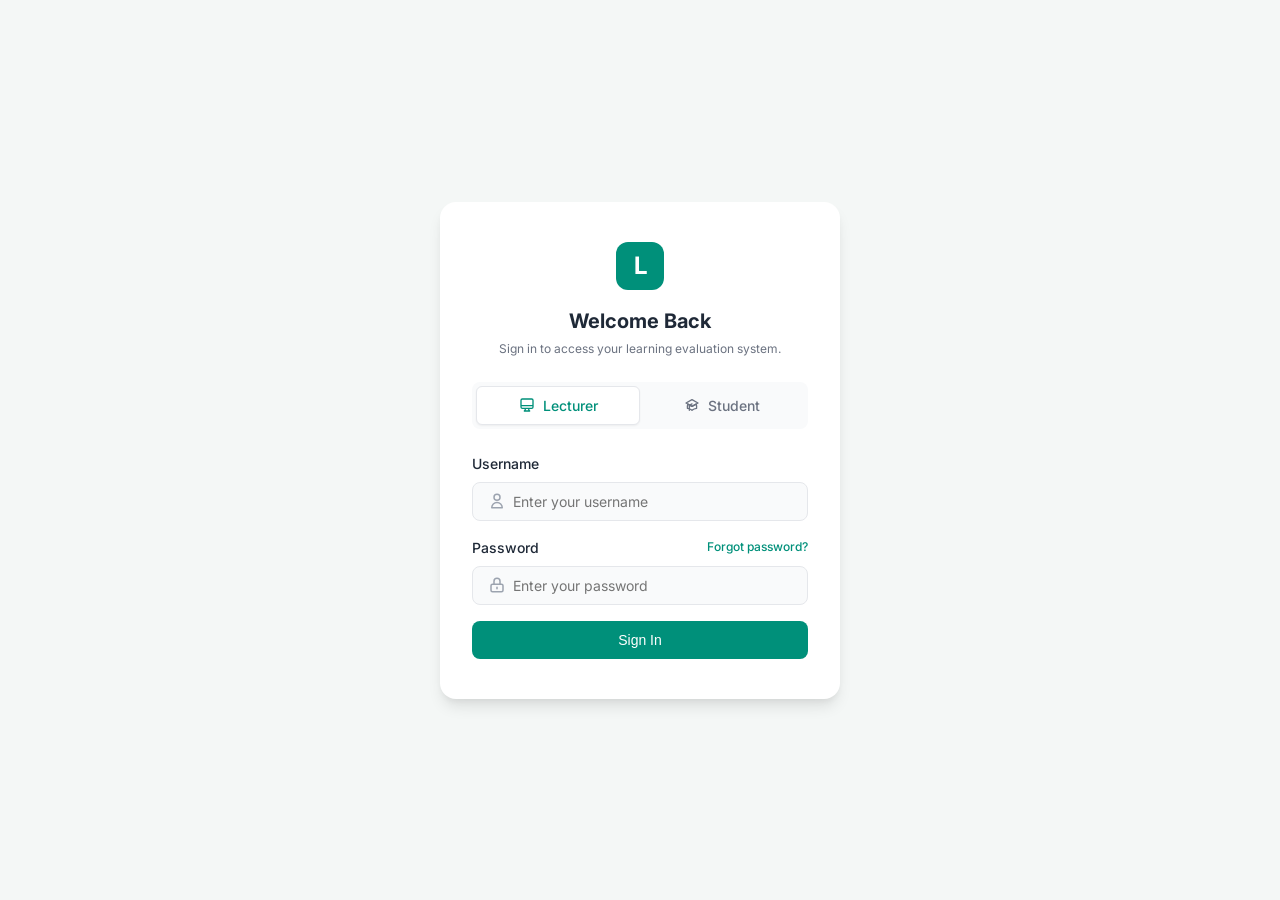
<file: index.html>
<!DOCTYPE html>
<html lang="en">
<head>
  <meta charset="UTF-8">
  <meta name="viewport" content="width=device-width, initial-scale=1.0">
  <title>University Grading Dashboard - Login</title>
  <link rel="stylesheet" href="nilam/style.css">
</head>
<body class="auth-layout">
  
  <div class="auth-card">
    <div class="flex flex-col items-center mb-6">
      <div class="logo-box mb-4">L</div>
      <h1 class="text-xl font-bold mb-1">Welcome Back</h1>
      <p class="text-xs text-muted">Sign in to access your learning evaluation system.</p>
    </div>

    <!-- Role Tabs -->
    <div class="role-tabs mb-6" id="role-tabs">
      <div class="role-tab active" data-role="lecturer" onclick="selectRole('lecturer')">
        <svg fill="none" stroke="currentColor" stroke-width="2" viewBox="0 0 24 24"><path stroke-linecap="round" stroke-linejoin="round" d="M9.75 17L9 20l-1 1h8l-1-1-.75-3M3 13h18M5 17h14a2 2 0 002-2V5a2 2 0 00-2-2H5a2 2 0 00-2 2v10a2 2 0 002 2z"></path></svg>
        Lecturer
      </div>
      <div class="role-tab" data-role="student" onclick="selectRole('student')">
        <svg fill="none" stroke="currentColor" stroke-width="2" viewBox="0 0 24 24"><path stroke-linecap="round" stroke-linejoin="round" d="M12 14l9-5-9-5-9 5 9 5z"></path><path stroke-linecap="round" stroke-linejoin="round" d="M12 14l6.16-3.422a12.083 12.083 0 01.665 6.479A11.952 11.952 0 0012 20.055a11.952 11.952 0 00-6.824-2.998 12.078 12.078 0 01.665-6.479L12 14zm-4 6v-7.5l4-2.222"></path></svg>
        Student
      </div>
    </div>

    <!-- Login Form -->
    <form id="login-form">
      <div class="form-group mb-4">
        <label class="form-label">Username</label>
        <div class="input-container">
          <div class="input-icon">
            <svg fill="none" stroke="currentColor" stroke-width="2" viewBox="0 0 24 24" width="18" height="18"><path stroke-linecap="round" stroke-linejoin="round" d="M16 7a4 4 0 11-8 0 4 4 0 018 0zM12 14a7 7 0 00-7 7h14a7 7 0 00-7-7z"></path></svg>
          </div>
          <input type="text" class="form-control" placeholder="Enter your username" required>
        </div>
      </div>

      <div class="form-group mb-6">
        <div class="form-label">
          <span>Password</span>
          <a href="#" class="text-xs">Forgot password?</a>
        </div>
        <div class="input-container">
          <div class="input-icon">
            <svg fill="none" stroke="currentColor" stroke-width="2" viewBox="0 0 24 24" width="18" height="18"><path stroke-linecap="round" stroke-linejoin="round" d="M12 15v2m-6 4h12a2 2 0 002-2v-6a2 2 0 00-2-2H6a2 2 0 00-2 2v6a2 2 0 002 2zm10-10V7a4 4 0 00-8 0v4h8V7z"></path></svg>
          </div>
          <input type="password" class="form-control" placeholder="Enter your password" required>
        </div>
      </div>

      <button type="submit" class="btn btn-primary w-full">Sign In</button>
    </form>
  </div>

  <script src="nilam/script.js"></script>
  <script>
    document.getElementById('login-form').addEventListener('submit', function(e) {
      e.preventDefault();
      // route based on active tab
      const activeTab = document.querySelector('.role-tab.active');
      if (activeTab && activeTab.dataset.role === 'student') {
        window.location.href = 'tsabita/index.html?autologin=1';
      } else {
        window.location.href = 'nilam/dashboard.html';
      }
    });
  </script>
</body>
</html>
</file>
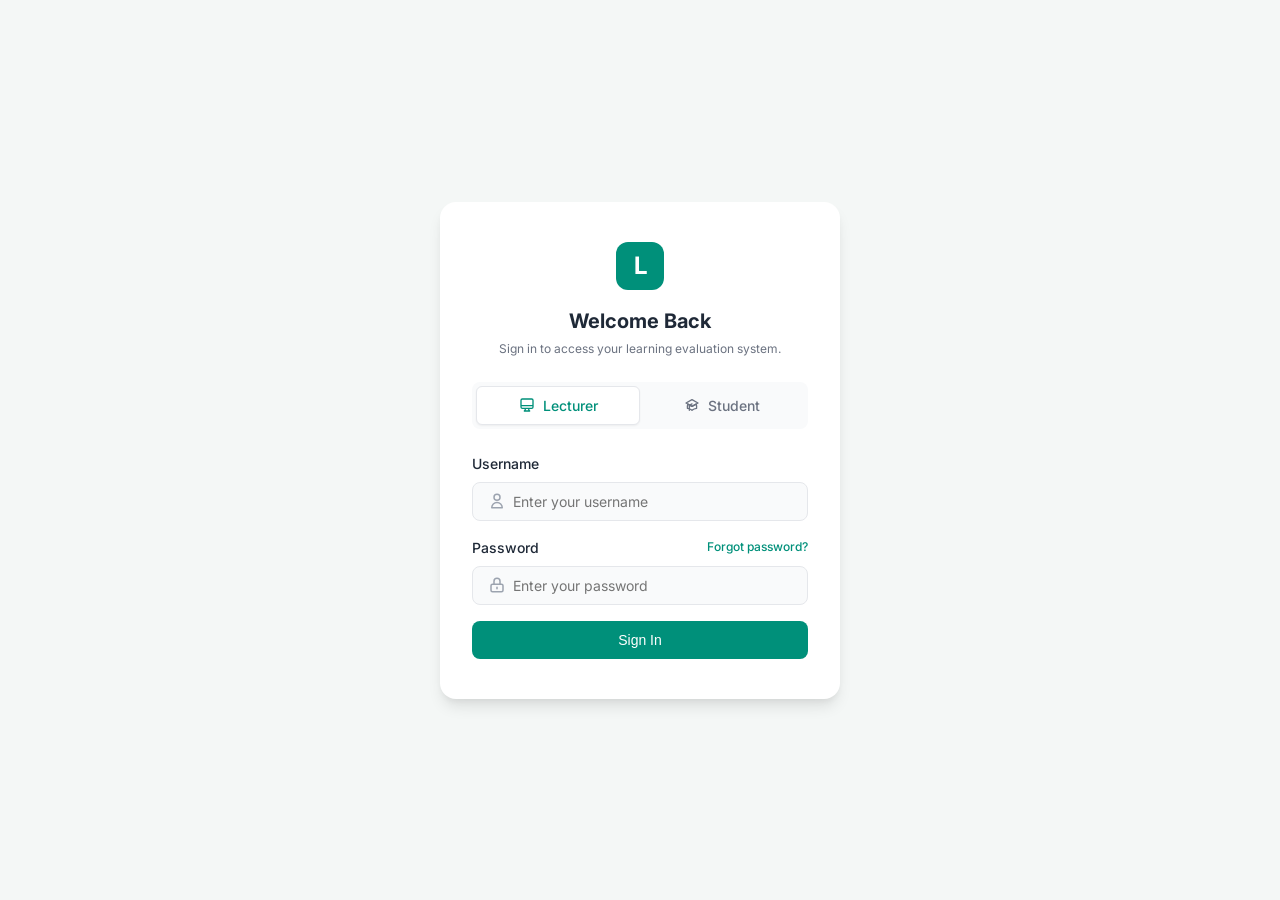
<file: nilam/index.html>
<!DOCTYPE html>
<html lang="en">
<head>
  <meta charset="UTF-8">
  <meta name="viewport" content="width=device-width, initial-scale=1.0">
  <title>University Grading Dashboard - Login</title>
  <link rel="stylesheet" href="style.css">
</head>
<body class="auth-layout">
  
  <div class="auth-card">
    <div class="flex flex-col items-center mb-6">
      <div class="logo-box mb-4">L</div>
      <h1 class="text-xl font-bold mb-1">Welcome Back</h1>
      <p class="text-xs text-muted">Sign in to access your learning evaluation system.</p>
    </div>

    <!-- Role Tabs -->
    <div class="role-tabs mb-6" id="role-tabs">
      <div class="role-tab active" data-role="lecturer" onclick="selectRole('lecturer')">
        <svg fill="none" stroke="currentColor" stroke-width="2" viewBox="0 0 24 24"><path stroke-linecap="round" stroke-linejoin="round" d="M9.75 17L9 20l-1 1h8l-1-1-.75-3M3 13h18M5 17h14a2 2 0 002-2V5a2 2 0 00-2-2H5a2 2 0 00-2 2v10a2 2 0 002 2z"></path></svg>
        Lecturer
      </div>
      <div class="role-tab" data-role="student" onclick="selectRole('student')">
        <svg fill="none" stroke="currentColor" stroke-width="2" viewBox="0 0 24 24"><path stroke-linecap="round" stroke-linejoin="round" d="M12 14l9-5-9-5-9 5 9 5z"></path><path stroke-linecap="round" stroke-linejoin="round" d="M12 14l6.16-3.422a12.083 12.083 0 01.665 6.479A11.952 11.952 0 0012 20.055a11.952 11.952 0 00-6.824-2.998 12.078 12.078 0 01.665-6.479L12 14zm-4 6v-7.5l4-2.222"></path></svg>
        Student
      </div>
    </div>

    <!-- Login Form -->
    <form action="dashboard.html" method="GET">
      <div class="form-group mb-4">
        <label class="form-label">Username</label>
        <div class="input-container">
          <div class="input-icon">
            <svg fill="none" stroke="currentColor" stroke-width="2" viewBox="0 0 24 24" width="18" height="18"><path stroke-linecap="round" stroke-linejoin="round" d="M16 7a4 4 0 11-8 0 4 4 0 018 0zM12 14a7 7 0 00-7 7h14a7 7 0 00-7-7z"></path></svg>
          </div>
          <input type="text" class="form-control" placeholder="Enter your username" required>
        </div>
      </div>

      <div class="form-group mb-6">
        <div class="form-label">
          <span>Password</span>
          <a href="#" class="text-xs">Forgot password?</a>
        </div>
        <div class="input-container">
          <div class="input-icon">
            <svg fill="none" stroke="currentColor" stroke-width="2" viewBox="0 0 24 24" width="18" height="18"><path stroke-linecap="round" stroke-linejoin="round" d="M12 15v2m-6 4h12a2 2 0 002-2v-6a2 2 0 00-2-2H6a2 2 0 00-2 2v6a2 2 0 002 2zm10-10V7a4 4 0 00-8 0v4h8V7z"></path></svg>
          </div>
          <input type="password" class="form-control" placeholder="Enter your password" required>
        </div>
      </div>

      <button type="submit" class="btn btn-primary w-full">Sign In</button>
    </form>
  </div>

  <script src="script.js"></script>
</body>
</html>
</file>
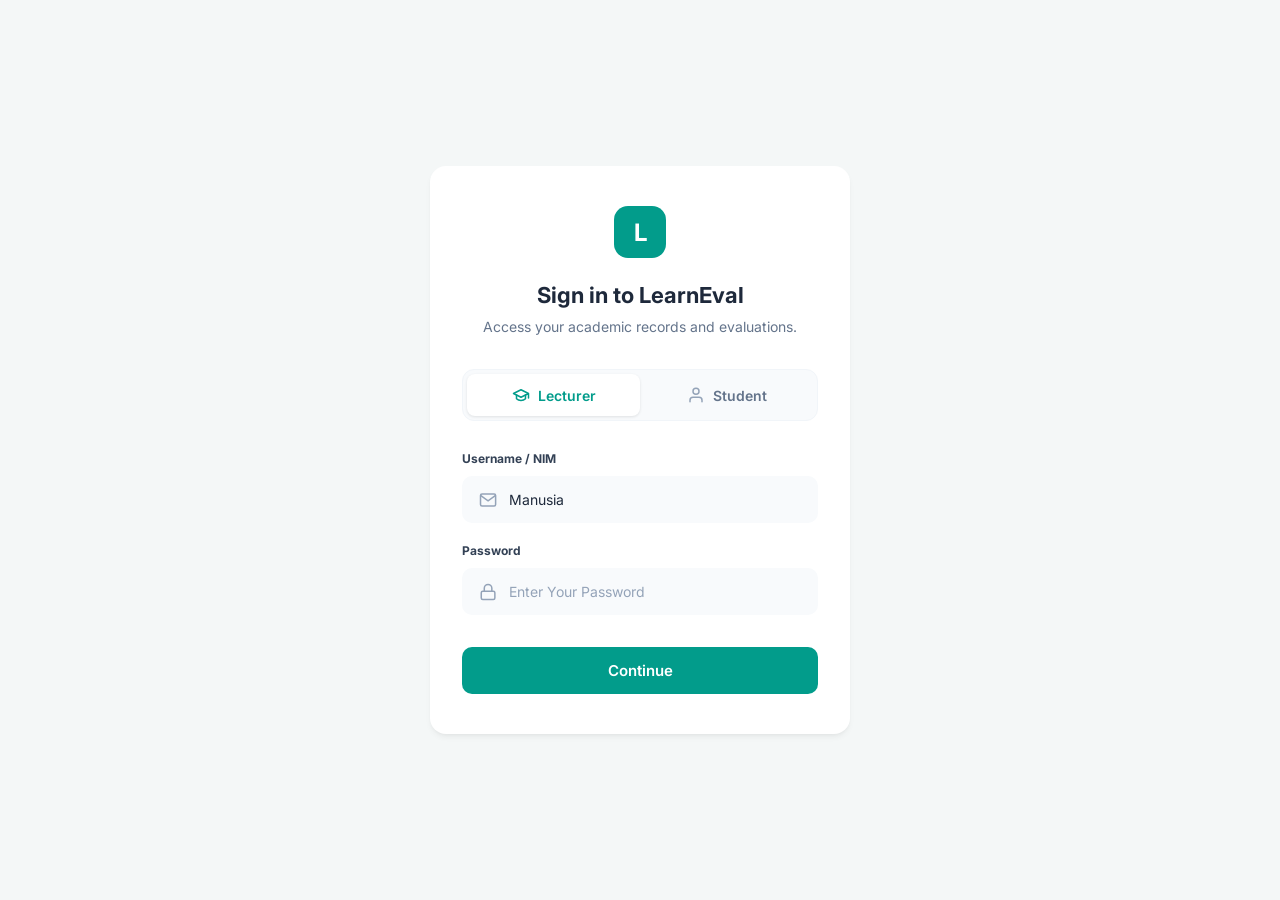
<file: tsabita/index.html>
<!DOCTYPE html>
<html lang="en">
<head>
    <meta charset="UTF-8">
    <meta name="viewport" content="width=device-width, initial-scale=1.0">
    <title>LearnEval - Single Page App</title>
    <!-- We load both style.css and dashboard.css because they hold distinct components -->
    <link rel="stylesheet" href="style.css">
    <link rel="stylesheet" href="dashboard.css">
    <link rel="preconnect" href="https://fonts.googleapis.com">
    <link rel="preconnect" href="https://fonts.gstatic.com" crossorigin>
    <link href="https://fonts.googleapis.com/css2?family=Inter:wght@400;500;600;700&display=swap" rel="stylesheet">
</head>
<body>

    <!-- ============================================== -->
    <!-- LOGIN VIEW                                     -->
    <!-- ============================================== -->
    <div id="login-view">
        <div class="card">
            <div class="logo-container">
                <div class="logo">L</div>
            </div>
            
            <h2>Sign in to LearnEval</h2>
            <p class="subtitle">Access your academic records and evaluations.</p>

            <div class="role-toggle">
                <button class="role-btn active">
                    <svg width="18" height="18" viewBox="0 0 24 24" fill="none" stroke="currentColor" stroke-width="2" stroke-linecap="round" stroke-linejoin="round">
                        <path d="M22 10v6M2 10l10-5 10 5-10 5z"></path>
                        <path d="M6 12v5c3 3 9 3 12 0v-5"></path>
                    </svg>
                    Lecturer
                </button>
                <button class="role-btn">
                    <svg width="18" height="18" viewBox="0 0 24 24" fill="none" stroke="currentColor" stroke-width="2" stroke-linecap="round" stroke-linejoin="round">
                        <path d="M20 21v-2a4 4 0 0 0-4-4H8a4 4 0 0 0-4 4v2"></path>
                        <circle cx="12" cy="7" r="4"></circle>
                    </svg>
                    Student
                </button>
            </div>

            <form id="login-form">
                <div class="form-group">
                    <label>Username / NIM</label>
                    <div class="input-wrapper">
                        <svg class="input-icon" width="20" height="20" viewBox="0 0 24 24" fill="none" stroke="currentColor" stroke-width="2">
                            <path d="M4 4h16c1.1 0 2 .9 2 2v12c0 1.1-.9 2-2 2H4c-1.1 0-2-.9-2-2V6c0-1.1.9-2 2-2z"></path>
                            <polyline points="22,6 12,13 2,6"></polyline>
                        </svg>
                        <input type="text" value="Manusia">
                    </div>
                </div>

                <div class="form-group">
                    <label>Password</label>
                    <div class="input-wrapper">
                        <svg class="input-icon" width="20" height="20" viewBox="0 0 24 24" fill="none" stroke="currentColor" stroke-width="2">
                            <rect x="3" y="11" width="18" height="11" rx="2" ry="2"></rect>
                            <path d="M7 11V7a5 5 0 0 1 10 0v4"></path>
                        </svg>
                        <input type="password" placeholder="Enter Your Password">
                    </div>
                </div>

                <button type="submit" class="submit-btn">Continue</button>
            </form>
        </div>
    </div>

    <!-- ============================================== -->
    <!-- DASHBOARD VIEW                                 -->
    <!-- ============================================== -->
    <div id="dashboard-view" style="display: none; width: 100%;">
        <div class="layout">
            <!-- Sidebar -->
            <aside class="sidebar">
                <div class="sidebar-header">
                    <div class="logo-icon">L</div>
                    <span class="logo-text">LearnEval</span>
                </div>

                <div class="menu-section">
                    <p class="menu-label">MENU</p>
                    <nav class="menu-list">
                        <a href="#" class="menu-item active" data-menu="grade-report">
                            <svg width="20" height="20" viewBox="0 0 24 24" fill="none" stroke="currentColor" stroke-width="2" stroke-linecap="round" stroke-linejoin="round">
                                <path d="M22 10v6M2 10l10-5 10 5-10 5z"></path>
                                <path d="M6 12v5c3 3 9 3 12 0v-5"></path>
                            </svg>
                            Grade Report
                        </a>
                        <a href="#" class="menu-item" data-menu="my-courses">
                            <svg width="20" height="20" viewBox="0 0 24 24" fill="none" stroke="currentColor" stroke-width="2" stroke-linecap="round" stroke-linejoin="round">
                                <path d="M2 3h6a4 4 0 0 1 4 4v14a3 3 0 0 0-3-3H2z"></path>
                                <path d="M22 3h-6a4 4 0 0 0-4 4v14a3 3 0 0 1 3-3h7z"></path>
                            </svg>
                            My Courses
                        </a>
                        <a href="#" class="menu-item" data-menu="settings">
                            <svg width="20" height="20" viewBox="0 0 24 24" fill="none" stroke="currentColor" stroke-width="2" stroke-linecap="round" stroke-linejoin="round">
                                <circle cx="12" cy="12" r="3"></circle>
                                <path d="M19.4 15a1.65 1.65 0 0 0 .33 1.82l.06.06a2 2 0 0 1 0 2.83 2 2 0 0 1-2.83 0l-.06-.06a1.65 1.65 0 0 0-1.82-.33 1.65 1.65 0 0 0-1 1.51V21a2 2 0 0 1-2 2 2 2 0 0 1-2-2v-.09A1.65 1.65 0 0 0 9 19.4a1.65 1.65 0 0 0-1.82.33l-.06.06a2 2 0 0 1-2.83 0 2 2 0 0 1 0-2.83l.06-.06a1.65 1.65 0 0 0 .33-1.82 1.65 1.65 0 0 0-1.51-1H3a2 2 0 0 1-2-2 2 2 0 0 1 2-2h.09A1.65 1.65 0 0 0 4.6 9a1.65 1.65 0 0 0-.33-1.82l-.06-.06a2 2 0 0 1 0-2.83 2 2 0 0 1 2.83 0l.06.06a1.65 1.65 0 0 0 1.82.33H9a1.65 1.65 0 0 0 1-1.51V3a2 2 0 0 1 2-2 2 2 0 0 1 2 2v.09a1.65 1.65 0 0 0 1 1.51 1.65 1.65 0 0 0 1.82-.33l.06-.06a2 2 0 0 1 2.83 0 2 2 0 0 1 0 2.83l-.06.06a1.65 1.65 0 0 0-.33 1.82V9a1.65 1.65 0 0 0 1.51 1H21a2 2 0 0 1 2 2 2 2 0 0 1-2 2h-.09a1.65 1.65 0 0 0-1.51 1z"></path>
                            </svg>
                            Settings
                        </a>
                    </nav>
                </div>

                <div class="sidebar-footer">
                    <a href="#" class="menu-item sign-out" id="sign-out-btn">
                        <svg width="20" height="20" viewBox="0 0 24 24" fill="none" stroke="currentColor" stroke-width="2" stroke-linecap="round" stroke-linejoin="round">
                            <path d="M9 21H5a2 2 0 0 1-2-2V5a2 2 0 0 1 2-2h4"></path>
                            <polyline points="16 17 21 12 16 7"></polyline>
                            <line x1="21" y1="12" x2="9" y2="12"></line>
                        </svg>
                        Sign Out
                    </a>
                </div>
            </aside>

            <!-- Main Content -->
            <main class="main-content">
                <header class="page-header">
                    <h1 id="page-title">Grade Report</h1>
                    <p id="page-subtitle">Welcome back, Alice Smith (1012001). Here is your academic performance overview.</p>
                </header>

                <!-- ============================ -->
                <!-- CONTENT SECTION: Grade Report-->
                <!-- ============================ -->
                <div id="grade-report-section" class="content-section">
                    <div class="tabs-container">
                        <a href="#" class="tab active" data-tab="khs">
                            <svg width="18" height="18" viewBox="0 0 24 24" fill="none" stroke="currentColor" stroke-width="2" stroke-linecap="round" stroke-linejoin="round">
                                <path d="M22 10v6M2 10l10-5 10 5-10 5z"></path>
                                <path d="M6 12v5c3 3 9 3 12 0v-5"></path>
                            </svg>
                            Kartu Hasil Studi
                        </a>
                        <a href="#" class="tab" data-tab="rincian">
                            <svg width="18" height="18" viewBox="0 0 24 24" fill="none" stroke="currentColor" stroke-width="2" stroke-linecap="round" stroke-linejoin="round">
                                <path d="M14 2H6a2 2 0 0 0-2 2v16a2 2 0 0 0 2 2h12a2 2 0 0 0 2-2V8z"></path>
                                <polyline points="14 2 14 8 20 8"></polyline>
                                <line x1="16" y1="13" x2="8" y2="13"></line>
                                <line x1="16" y1="17" x2="8" y2="17"></line>
                                <polyline points="10 9 9 9 8 9"></polyline>
                            </svg>
                            Rincian Persentase & Nilai
                        </a>
                    </div>

                    <!-- TAB 1: KHS -->
                    <div id="tab-khs" class="tab-pane active">
                        <div class="table-card">
                            <table>
                                <thead>
                                    <tr>
                                        <th width="10%">No</th>
                                        <th width="20%">Kode Matakuliah</th>
                                        <th width="40%">Nama Matakuliah</th>
                                        <th width="10%">SKS</th>
                                        <th width="10%">Nilai</th>
                                        <th width="10%">SKS x Nilai</th>
                                    </tr>
                                </thead>
                                <tbody>
                                    <tr style="cursor: pointer;" onclick="viewRincian('MOBILE PROGRAMMING')" title="Klik untuk lihat rincian">
                                        <td>1</td>
                                        <td>20060511C08</td>
                                        <td style="color: #475569;">MOBILE PROGRAMMING</td>
                                        <td>3</td>
                                        <td class="grade-bold">A</td>
                                        <td>12</td>
                                    </tr>
                                    <tr>
                                        <td>2</td>
                                        <td>24000011B05</td>
                                        <td style="color: #475569;">BAHASA INGGRIS UMUM</td>
                                        <td>3</td>
                                        <td class="grade-bold">B+</td>
                                        <td>10.5</td>
                                    </tr>
                                    <tr>
                                        <td>3</td>
                                        <td>24000011B07</td>
                                        <td style="color: #475569;">FILSAFAT ILMU</td>
                                        <td>2</td>
                                        <td class="grade-bold">A</td>
                                        <td>8</td>
                                    </tr>
                                    <tr>
                                        <td>4</td>
                                        <td>24000011B09</td>
                                        <td style="color: #475569;">TEOSOFI</td>
                                        <td>2</td>
                                        <td class="grade-bold">B+</td>
                                        <td>7</td>
                                    </tr>
                                    <tr>
                                        <td>5</td>
                                        <td>24000011B11</td>
                                        <td style="color: #475569;">STUDI FIQIH</td>
                                        <td>2</td>
                                        <td class="grade-bold">A</td>
                                        <td>8</td>
                                    </tr>
                                    <tr>
                                        <td>6</td>
                                        <td>24060511D12</td>
                                        <td style="color: #475569;">STATISTICS</td>
                                        <td>3</td>
                                        <td class="grade-bold">A</td>
                                        <td>12</td>
                                    </tr>
                                    <tr>
                                        <td>7</td>
                                        <td>24060511D13</td>
                                        <td style="color: #475569;">NUMERICAL METHODS</td>
                                        <td>3</td>
                                        <td class="grade-bold">B</td>
                                        <td>9</td>
                                    </tr>
                                    <tr style="cursor: pointer;" onclick="viewRincian('DATA STRUCTURES')" title="Klik untuk lihat rincian">
                                        <td>8</td>
                                        <td>24060511D14</td>
                                        <td style="color: #475569;">DATA STRUCTURE</td>
                                        <td>2</td>
                                        <td class="grade-bold">A</td>
                                        <td>8</td>
                                    </tr>
                                    <tr>
                                        <td>9</td>
                                        <td>24060511D15</td>
                                        <td style="color: #475569;">COMPUTER SYSTEM</td>
                                        <td>2</td>
                                        <td class="grade-bold">A</td>
                                        <td>8</td>
                                    </tr>
                                    <tr>
                                        <td>10</td>
                                        <td>24060511D16</td>
                                        <td style="color: #475569;">DATA STRUCTURE PRACTICUM</td>
                                        <td>1</td>
                                        <td class="grade-bold">A</td>
                                        <td>4</td>
                                    </tr>
                                </tbody>
                            </table>
                        </div>
                    </div>

                    <!-- TAB 2: Rincian -->
                    <div id="tab-rincian" class="tab-pane" style="display: none;">
                        <div class="alert-info">
                            <svg width="20" height="20" viewBox="0 0 24 24" fill="none" stroke="currentColor" stroke-width="2" stroke-linecap="round" stroke-linejoin="round">
                                <circle cx="12" cy="12" r="10"></circle>
                                <line x1="12" y1="16" x2="12" y2="12"></line>
                                <line x1="12" y1="8" x2="12.01" y2="8"></line>
                            </svg>
                            <div class="alert-content">
                                <h4>Viewing breakdown for <span id="rincian-course-name">Mobile Programming</span></h4>
                                <p>Select a different course from the Kartu Hasil Studi to view its specific breakdown.</p>
                            </div>
                        </div>

                        <div class="score-summary-card">
                            <div class="score-main">
                                <div class="grade-box" id="rincian-final-grade">A</div>
                                <div>
                                    <div class="score-text-label">FINAL SUBJECT GRADE</div>
                                    <div class="score-value" id="rincian-final-score">89.45 <span class="score-max">/100</span></div>
                                </div>
                            </div>
                            <div class="score-breakdown-boxes">
                                <div class="breakdown-box">
                                    <div class="breakdown-label">ASSIGNMENTS</div>
                                    <div class="breakdown-value" id="rincian-val-assignments">87.5</div>
                                </div>
                                <div class="breakdown-box">
                                    <div class="breakdown-label">UTS</div>
                                    <div class="breakdown-value" id="rincian-val-uts">88</div>
                                </div>
                                <div class="breakdown-box">
                                    <div class="breakdown-label">UAS</div>
                                    <div class="breakdown-value" id="rincian-val-uas">92</div>
                                </div>
                            </div>
                        </div>

                        <div class="table-card">
                            <table class="details-table">
                                <thead>
                                    <tr>
                                        <th width="45%">COMPONENT</th>
                                        <th width="15%" class="text-right">WEIGHT</th>
                                        <th width="20%" class="text-right">SCORE</th>
                                        <th width="20%" class="text-right" style="color: #029C8B;">WEIGHTED</th>
                                    </tr>
                                </thead>
                                <tbody id="rincian-tbody">
                                    <!-- Populated via app.js -->
                                </tbody>
                            </table>
                        </div>
                    </div>
                </div>

                <!-- ============================ -->
                <!-- CONTENT SECTION: My Courses  -->
                <!-- ============================ -->
                <div id="my-courses-section" class="content-section" style="display: none;">
                    <div class="courses-grid">
                        <div class="course-card">
                            <div class="card-top-icon">
                                <svg fill="none" stroke="currentColor" stroke-width="2" viewBox="0 0 24 24">
                                    <path d="M2 3h6a4 4 0 0 1 4 4v14a3 3 0 0 0-3-3H2z"></path>
                                    <path d="M22 3h-6a4 4 0 0 0-4 4v14a3 3 0 0 1 3-3h7z"></path>
                                </svg>
                            </div>
                            <div class="course-badge-row">
                                <span class="course-code-badge">CS301</span>
                                <span class="course-sks">3 SKS</span>
                            </div>
                            <h3 class="course-title">Web Programming</h3>
                            <div class="course-detail">
                                <svg width="16" height="16" viewBox="0 0 24 24" fill="none" stroke="currentColor" stroke-width="2">
                                    <path d="M20 21v-2a4 4 0 0 0-4-4H8a4 4 0 0 0-4 4v2"></path>
                                    <circle cx="12" cy="7" r="4"></circle>
                                </svg>
                                Dr. John Doe
                            </div>
                            <div class="course-detail schedule-row">
                                <svg width="16" height="16" viewBox="0 0 24 24" fill="none" stroke="currentColor" stroke-width="2">
                                    <circle cx="12" cy="12" r="10"></circle>
                                    <polyline points="12 6 12 12 16 14"></polyline>
                                </svg>
                                Mon, Wed 10:00 - 11:30
                            </div>
                            <div class="course-action">
                                <a href="#" class="course-action-link" onclick="viewRincian('MOBILE PROGRAMMING')">
                                    Lihat Rincian
                                    <svg width="16" height="16" viewBox="0 0 24 24" fill="none" stroke="currentColor" stroke-width="2">
                                        <line x1="5" y1="12" x2="19" y2="12"></line>
                                        <polyline points="12 5 19 12 12 19"></polyline>
                                    </svg>
                                </a>
                            </div>
                        </div>

                        <!-- Card 2 -->
                        <div class="course-card">
                            <div class="card-top-icon">
                                <svg fill="none" stroke="currentColor" stroke-width="2" viewBox="0 0 24 24">
                                    <path d="M2 3h6a4 4 0 0 1 4 4v14a3 3 0 0 0-3-3H2z"></path>
                                    <path d="M22 3h-6a4 4 0 0 0-4 4v14a3 3 0 0 1 3-3h7z"></path>
                                </svg>
                            </div>
                            <div class="course-badge-row">
                                <span class="course-code-badge">CS302</span>
                                <span class="course-sks">4 SKS</span>
                            </div>
                            <h3 class="course-title">Data Structures</h3>
                            <div class="course-detail">
                                <svg width="16" height="16" viewBox="0 0 24 24" fill="none" stroke="currentColor" stroke-width="2">
                                    <path d="M20 21v-2a4 4 0 0 0-4-4H8a4 4 0 0 0-4 4v2"></path>
                                    <circle cx="12" cy="7" r="4"></circle>
                                </svg>
                                Prof. Alan Smith
                            </div>
                            <div class="course-detail schedule-row">
                                <svg width="16" height="16" viewBox="0 0 24 24" fill="none" stroke="currentColor" stroke-width="2">
                                    <circle cx="12" cy="12" r="10"></circle>
                                    <polyline points="12 6 12 12 16 14"></polyline>
                                </svg>
                                Tue, Thu 08:00 - 09:30
                            </div>
                            <div class="course-action">
                                <a href="#" class="course-action-link" onclick="viewRincian('DATA STRUCTURES')">
                                    Lihat Rincian
                                    <svg width="16" height="16" viewBox="0 0 24 24" fill="none" stroke="currentColor" stroke-width="2">
                                        <line x1="5" y1="12" x2="19" y2="12"></line>
                                        <polyline points="12 5 19 12 12 19"></polyline>
                                    </svg>
                                </a>
                            </div>
                        </div>

                        <!-- Card 3 -->
                        <div class="course-card">
                            <div class="card-top-icon">
                                <svg fill="none" stroke="currentColor" stroke-width="2" viewBox="0 0 24 24">
                                    <path d="M2 3h6a4 4 0 0 1 4 4v14a3 3 0 0 0-3-3H2z"></path>
                                    <path d="M22 3h-6a4 4 0 0 0-4 4v14a3 3 0 0 1 3-3h7z"></path>
                                </svg>
                            </div>
                            <div class="course-badge-row">
                                <span class="course-code-badge">CS401</span>
                                <span class="course-sks">3 SKS</span>
                            </div>
                            <h3 class="course-title">Software Engineering</h3>
                            <div class="course-detail">
                                <svg width="16" height="16" viewBox="0 0 24 24" fill="none" stroke="currentColor" stroke-width="2">
                                    <path d="M20 21v-2a4 4 0 0 0-4-4H8a4 4 0 0 0-4 4v2"></path>
                                    <circle cx="12" cy="7" r="4"></circle>
                                </svg>
                                Dr. Jane Smith
                            </div>
                            <div class="course-detail schedule-row">
                                <svg width="16" height="16" viewBox="0 0 24 24" fill="none" stroke="currentColor" stroke-width="2">
                                    <circle cx="12" cy="12" r="10"></circle>
                                    <polyline points="12 6 12 12 16 14"></polyline>
                                </svg>
                                Fri 13:00 - 15:30
                            </div>
                            <div class="course-action">
                                <a href="#" class="course-action-link" onclick="viewRincian('SOFTWARE ENGINEERING')">
                                    Lihat Rincian
                                    <svg width="16" height="16" viewBox="0 0 24 24" fill="none" stroke="currentColor" stroke-width="2">
                                        <line x1="5" y1="12" x2="19" y2="12"></line>
                                        <polyline points="12 5 19 12 12 19"></polyline>
                                    </svg>
                                </a>
                            </div>
                        </div>
                    </div>
                </div>

                <!-- ============================ -->
                <!-- CONTENT SECTION: Settings    -->
                <!-- ============================ -->
                <div id="settings-section" class="content-section" style="display: none;">
                    <div class="settings-section">
                        <!-- Profile Card -->
                        <div class="settings-card">
                            <div class="card-header">
                                <div class="card-title">
                                    <svg width="18" height="18" viewBox="0 0 24 24" fill="none" stroke="currentColor" stroke-width="2" stroke-linecap="round" stroke-linejoin="round">
                                        <path d="M20 21v-2a4 4 0 0 0-4-4H8a4 4 0 0 0-4 4v2"></path>
                                        <circle cx="12" cy="7" r="4"></circle>
                                    </svg>
                                    Profile Information
                                </div>
                                <div class="card-subtitle">Update your personal details here.</div>
                            </div>

                            <div class="grid-form">
                                <div class="form-group">
                                    <label>Full Name</label>
                                    <div class="setting-input">
                                        <svg width="20" height="20" viewBox="0 0 24 24" fill="none" stroke="currentColor" stroke-width="2" stroke-linecap="round" stroke-linejoin="round">
                                            <path d="M20 21v-2a4 4 0 0 0-4-4H8a4 4 0 0 0-4 4v2"></path>
                                            <circle cx="12" cy="7" r="4"></circle>
                                        </svg>
                                        <input type="text" value="Alice Smith">
                                    </div>
                                </div>

                                <div class="form-group">
                                    <label>Student ID (NIM)</label>
                                    <div class="setting-input readonly">
                                        <svg width="20" height="20" viewBox="0 0 24 24" fill="none" stroke="currentColor" stroke-width="2" stroke-linecap="round" stroke-linejoin="round">
                                            <rect x="3" y="11" width="18" height="11" rx="2" ry="2"></rect>
                                            <path d="M7 11V7a5 5 0 0 1 10 0v4"></path>
                                        </svg>
                                        <input type="text" value="1012001" readonly>
                                    </div>
                                </div>

                                <div class="form-group full-width">
                                    <label>Email Address</label>
                                    <div class="setting-input">
                                        <svg width="20" height="20" viewBox="0 0 24 24" fill="none" stroke="currentColor" stroke-width="2" stroke-linecap="round" stroke-linejoin="round">
                                            <path d="M4 4h16c1.1 0 2 .9 2 2v12c0 1.1-.9 2-2 2H4c-1.1 0-2-.9-2-2V6c0-1.1.9-2 2-2z"></path>
                                            <polyline points="22,6 12,13 2,6"></polyline>
                                        </svg>
                                        <input type="email" value="alice.smith@student.university.edu">
                                    </div>
                                </div>
                            </div>
                            <button class="btn-primary">Save Changes</button>
                        </div>

                        <!-- Security Card -->
                        <div class="settings-card">
                            <div class="card-header" style="margin-bottom: 0;">
                                <div class="card-title">
                                    <svg width="18" height="18" viewBox="0 0 24 24" fill="none" stroke="currentColor" stroke-width="2" stroke-linecap="round" stroke-linejoin="round">
                                        <rect x="3" y="11" width="18" height="11" rx="2" ry="2"></rect>
                                        <path d="M7 11V7a5 5 0 0 1 10 0v4"></path>
                                    </svg>
                                    Account Security
                                </div>
                                <div class="card-subtitle">Manage your password and security settings.</div>
                            </div>
                        </div>
                    </div>
                </div>
            </main>
        </div>
    </div>

    <!-- Scripts for logic -->
    <script src="app.js"></script>
</body>
</html>
</file>
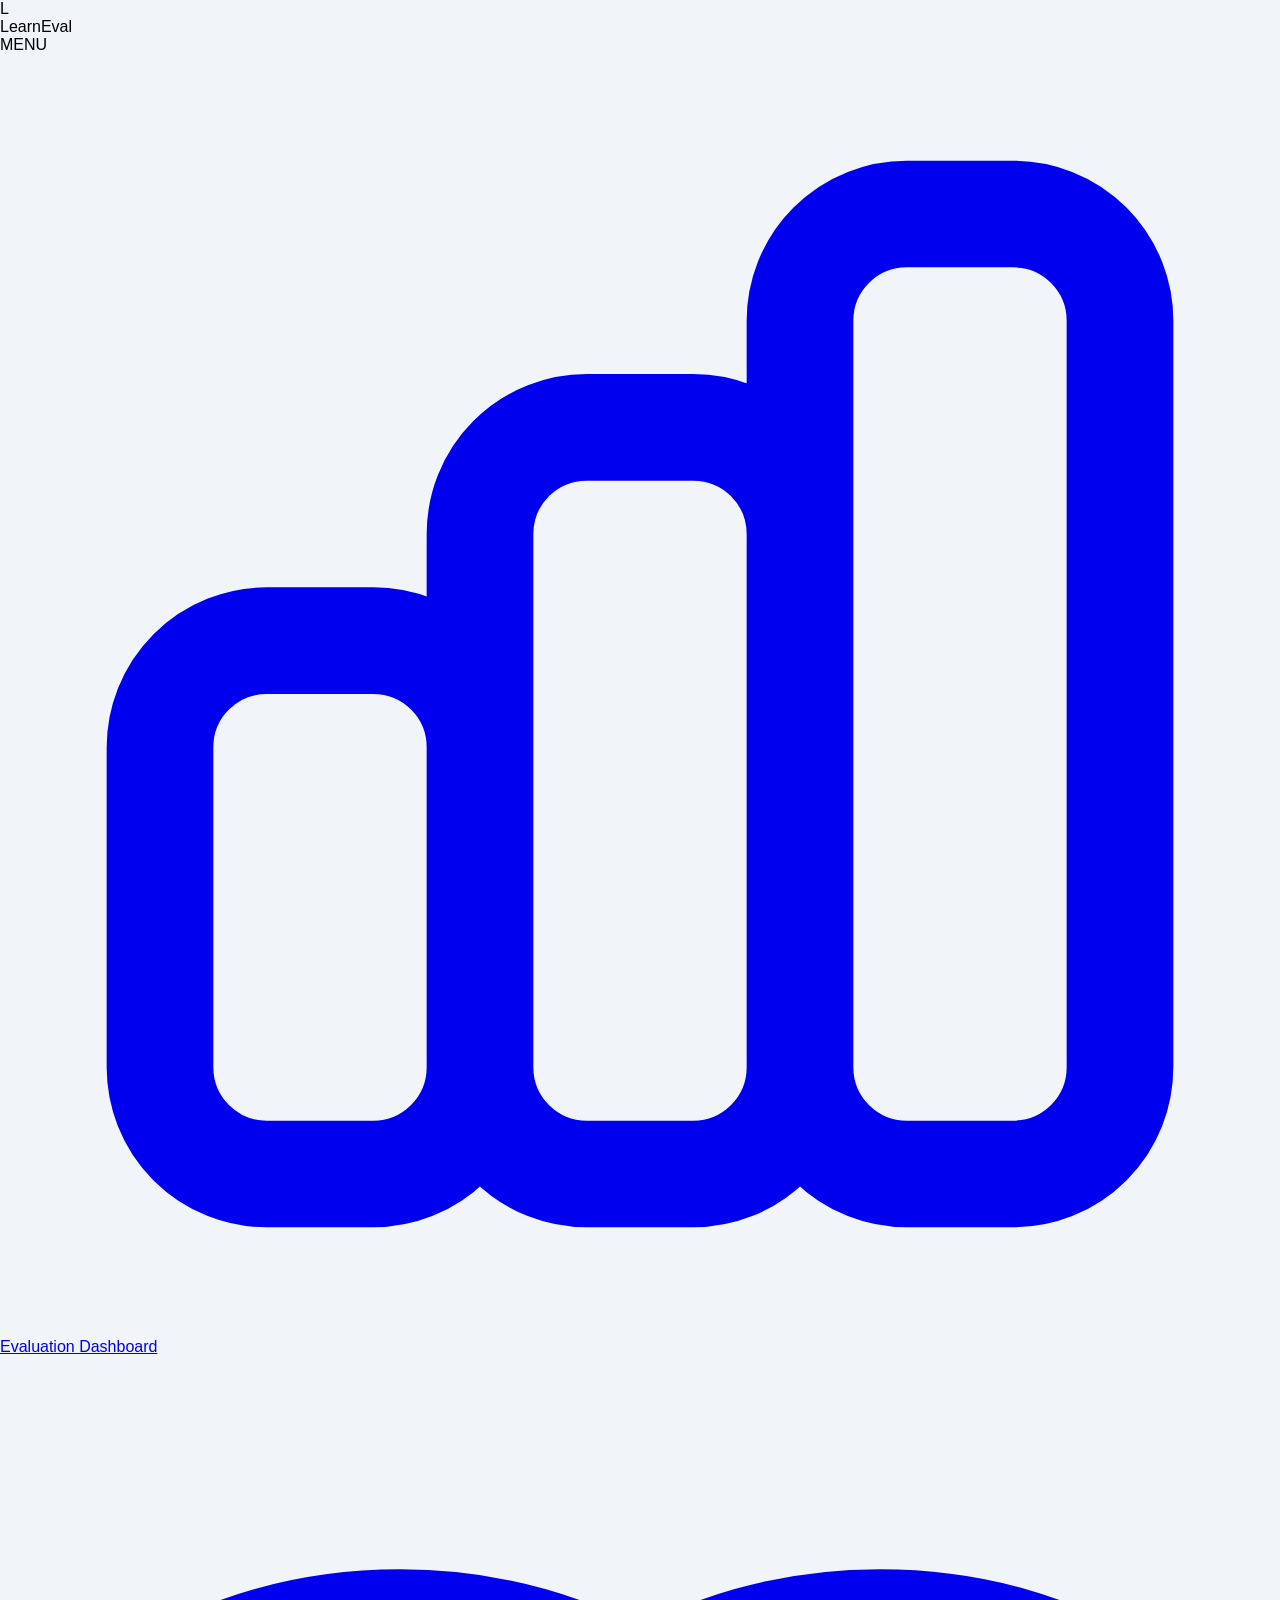
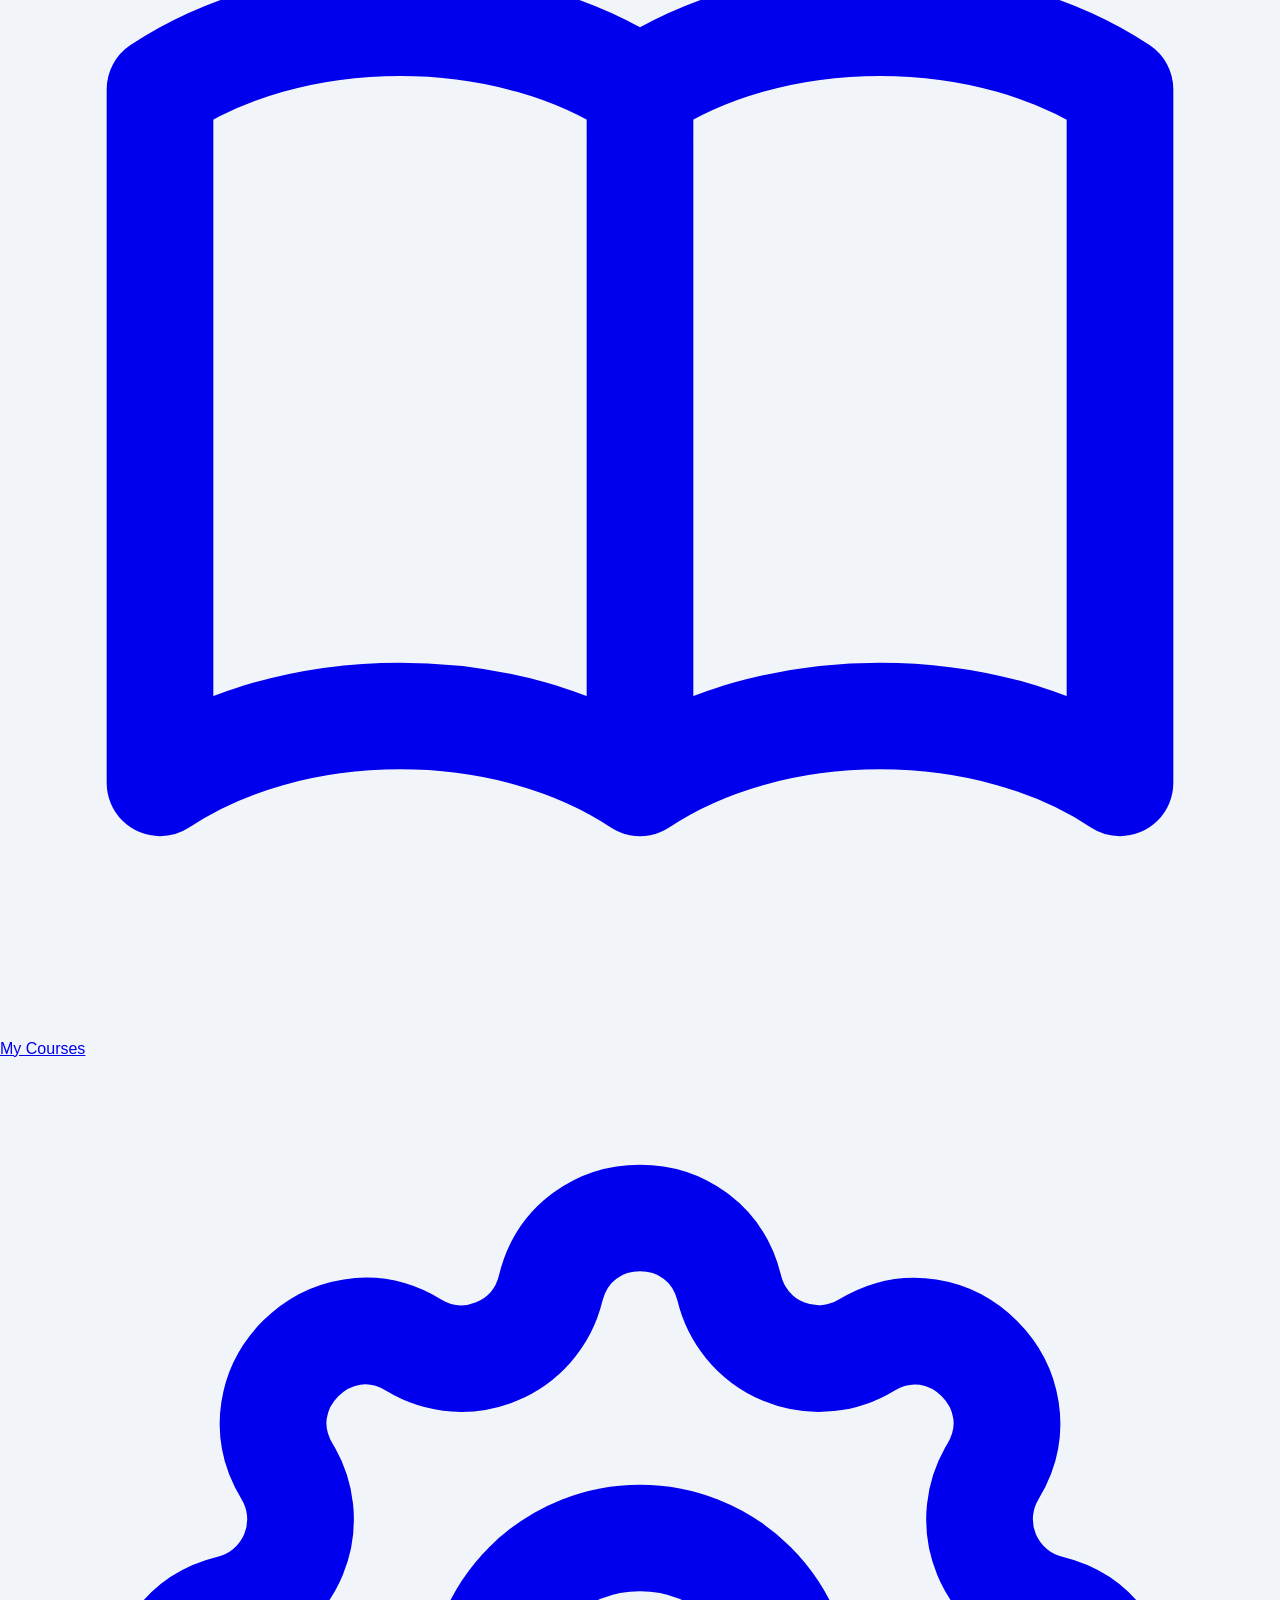
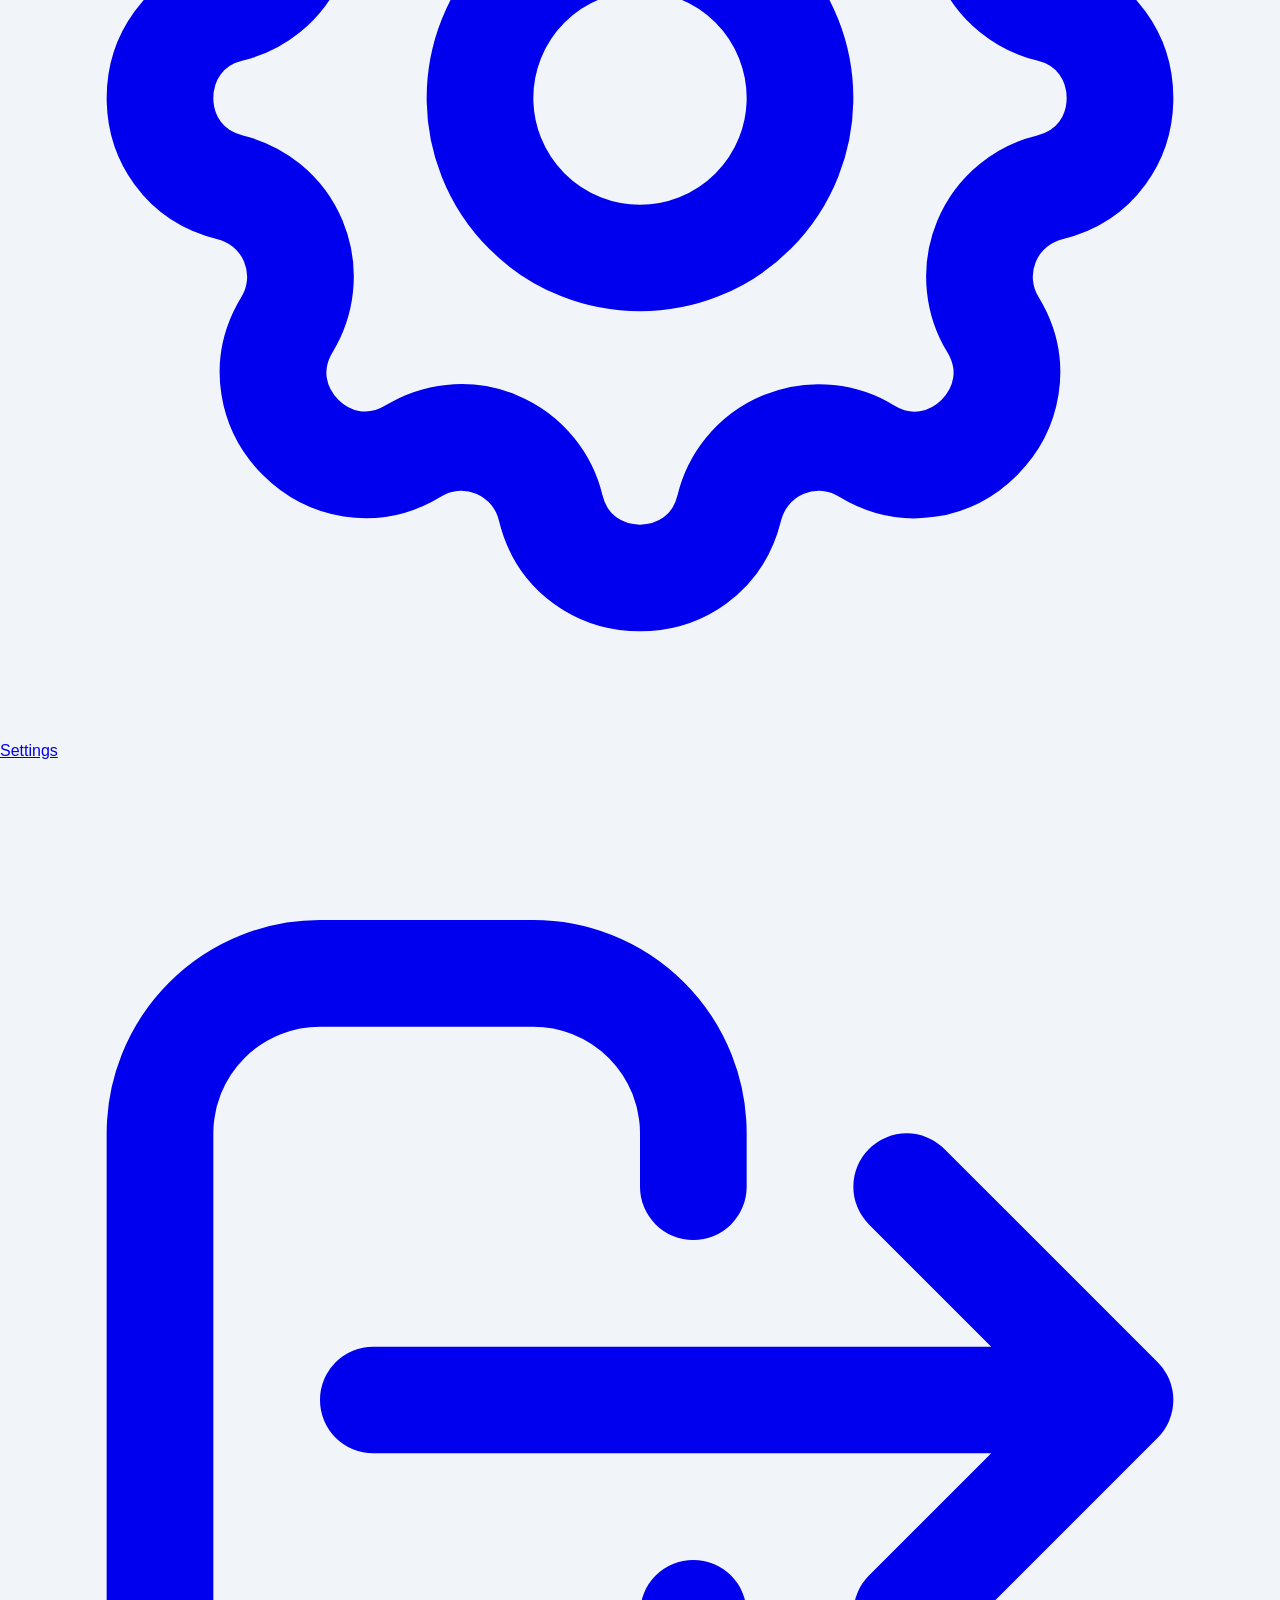
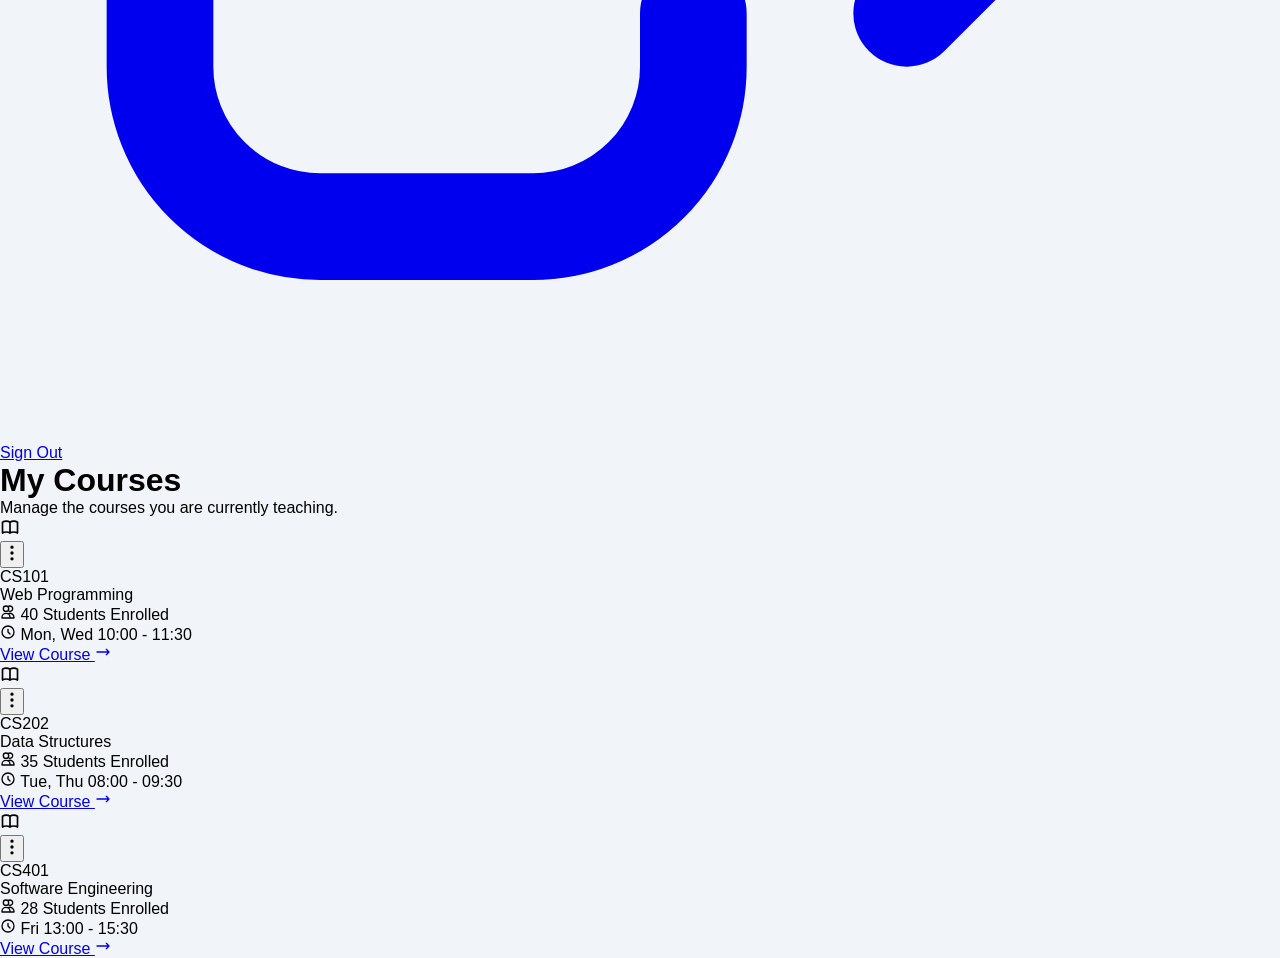
<file: courses.html>
<!DOCTYPE html>
<html lang="en">
<head>
  <meta charset="UTF-8">
  <meta name="viewport" content="width=device-width, initial-scale=1.0">
  <title>University Grading Dashboard - My Courses</title>
  <link rel="stylesheet" href="style.css">
</head>
<body>
  
  <div class="dashboard-layout">
    
    <!-- Sidebar -->
    <aside class="sidebar">
      <div class="sidebar-brand">
        <div class="logo-box small">L</div>
        <span>LearnEval</span>
      </div>

      <div class="menu-title">MENU</div>
      <ul class="sidebar-menu">
        <li>
          <a href="dashboard.html" class="menu-item">
            <svg fill="none" stroke="currentColor" stroke-width="2" viewBox="0 0 24 24"><path stroke-linecap="round" stroke-linejoin="round" d="M9 19v-6a2 2 0 00-2-2H5a2 2 0 00-2 2v6a2 2 0 002 2h2a2 2 0 002-2zm0 0V9a2 2 0 012-2h2a2 2 0 012 2v10m-6 0a2 2 0 002 2h2a2 2 0 002-2m0 0V5a2 2 0 012-2h2a2 2 0 012 2v14a2 2 0 01-2 2h-2a2 2 0 01-2-2z"></path></svg>
            Evaluation Dashboard
          </a>
        </li>
        <li>
          <a href="courses.html" class="menu-item active">
            <svg fill="none" stroke="currentColor" stroke-width="2" viewBox="0 0 24 24"><path stroke-linecap="round" stroke-linejoin="round" d="M12 6.253v13m0-13C10.832 5.477 9.246 5 7.5 5S4.168 5.477 3 6.253v13C4.168 18.477 5.754 18 7.5 18s3.332.477 4.5 1.253m0-13C13.168 5.477 14.754 5 16.5 5c1.747 0 3.332.477 4.5 1.253v13C19.832 18.477 18.247 18 16.5 18c-1.746 0-3.332.477-4.5 1.253"></path></svg>
            My Courses
          </a>
        </li>
        <li>
          <a href="settings.html" class="menu-item">
            <svg fill="none" stroke="currentColor" stroke-width="2" viewBox="0 0 24 24"><path stroke-linecap="round" stroke-linejoin="round" d="M10.325 4.317c.426-1.756 2.924-1.756 3.35 0a1.724 1.724 0 002.573 1.066c1.543-.94 3.31.826 2.37 2.37a1.724 1.724 0 001.065 2.572c1.756.426 1.756 2.924 0 3.35a1.724 1.724 0 00-1.066 2.573c.94 1.543-.826 3.31-2.37 2.37a1.724 1.724 0 00-2.572 1.065c-.426 1.756-2.924 1.756-3.35 0a1.724 1.724 0 00-2.573-1.066c-1.543.94-3.31-.826-2.37-2.37a1.724 1.724 0 00-1.065-2.572c-1.756-.426-1.756-2.924 0-3.35a1.724 1.724 0 001.066-2.573c-.94-1.543.826-3.31 2.37-2.37.996.608 2.296.07 2.572-1.065z"></path><path stroke-linecap="round" stroke-linejoin="round" d="M15 12a3 3 0 11-6 0 3 3 0 016 0z"></path></svg>
            Settings
          </a>
        </li>
      </ul>

      <div class="sidebar-footer">
        <a href="index.html" class="menu-item">
          <svg fill="none" stroke="currentColor" stroke-width="2" viewBox="0 0 24 24"><path stroke-linecap="round" stroke-linejoin="round" d="M17 16l4-4m0 0l-4-4m4 4H7m6 4v1a3 3 0 01-3 3H6a3 3 0 01-3-3V7a3 3 0 013-3h4a3 3 0 013 3v1"></path></svg>
          Sign Out
        </a>
      </div>
    </aside>

    <!-- Main Section -->
    <main class="main-content">
      
      <div class="page-header mb-8">
        <h1 class="text-2xl font-bold mb-2">My Courses</h1>
        <p class="text-sm text-muted">Manage the courses you are currently teaching.</p>
      </div>

      <div class="courses-grid">
        
        <!-- Course Card 1 -->
        <div class="course-card">
          <div class="course-card-header">
            <div class="course-icon-bg">
              <svg fill="none" stroke="currentColor" stroke-width="2" viewBox="0 0 24 24" width="20" height="20"><path stroke-linecap="round" stroke-linejoin="round" d="M12 6.253v13m0-13C10.832 5.477 9.246 5 7.5 5S4.168 5.477 3 6.253v13C4.168 18.477 5.754 18 7.5 18s3.332.477 4.5 1.253m0-13C13.168 5.477 14.754 5 16.5 5c1.747 0 3.332.477 4.5 1.253v13C19.832 18.477 18.247 18 16.5 18c-1.746 0-3.332.477-4.5 1.253"></path></svg>
            </div>
            <button class="btn-link text-muted">
              <svg fill="none" stroke="currentColor" stroke-width="2" viewBox="0 0 24 24" width="20" height="20"><path stroke-linecap="round" stroke-linejoin="round" d="M12 5v.01M12 12v.01M12 19v.01M12 6a1 1 0 110-2 1 1 0 010 2zm0 7a1 1 0 110-2 1 1 0 010 2zm0 7a1 1 0 110-2 1 1 0 010 2z"></path></svg>
            </button>
          </div>
          <div class="course-code">CS101</div>
          <div class="course-title">Web Programming</div>
          
          <div class="course-info">
            <svg fill="none" stroke="currentColor" stroke-width="2" viewBox="0 0 24 24" width="16" height="16"><path stroke-linecap="round" stroke-linejoin="round" d="M12 4.354a4 4 0 110 5.292M15 21H3v-1a6 6 0 0112 0v1zm0 0h6v-1a6 6 0 00-9-5.197M13 7a4 4 0 11-8 0 4 4 0 018 0z"></path></svg>
            40 Students Enrolled
          </div>
          <div class="course-info">
            <svg fill="none" stroke="currentColor" stroke-width="2" viewBox="0 0 24 24" width="16" height="16"><path stroke-linecap="round" stroke-linejoin="round" d="M12 8v4l3 3m6-3a9 9 0 11-18 0 9 9 0 0118 0z"></path></svg>
            Mon, Wed 10:00 - 11:30
          </div>
          
          <div class="course-card-footer">
            <a href="dashboard.html" class="btn-link">View Course <svg fill="none" stroke="currentColor" stroke-width="2" viewBox="0 0 24 24" width="16" height="16"><path stroke-linecap="round" stroke-linejoin="round" d="M17 8l4 4m0 0l-4 4m4-4H3"></path></svg></a>
          </div>
        </div>

        <!-- Course Card 2 -->
        <div class="course-card">
          <div class="course-card-header">
            <div class="course-icon-bg">
              <svg fill="none" stroke="currentColor" stroke-width="2" viewBox="0 0 24 24" width="20" height="20"><path stroke-linecap="round" stroke-linejoin="round" d="M12 6.253v13m0-13C10.832 5.477 9.246 5 7.5 5S4.168 5.477 3 6.253v13C4.168 18.477 5.754 18 7.5 18s3.332.477 4.5 1.253m0-13C13.168 5.477 14.754 5 16.5 5c1.747 0 3.332.477 4.5 1.253v13C19.832 18.477 18.247 18 16.5 18c-1.746 0-3.332.477-4.5 1.253"></path></svg>
            </div>
            <button class="btn-link text-muted">
              <svg fill="none" stroke="currentColor" stroke-width="2" viewBox="0 0 24 24" width="20" height="20"><path stroke-linecap="round" stroke-linejoin="round" d="M12 5v.01M12 12v.01M12 19v.01M12 6a1 1 0 110-2 1 1 0 010 2zm0 7a1 1 0 110-2 1 1 0 010 2zm0 7a1 1 0 110-2 1 1 0 010 2z"></path></svg>
            </button>
          </div>
          <div class="course-code">CS202</div>
          <div class="course-title">Data Structures</div>
          
          <div class="course-info">
            <svg fill="none" stroke="currentColor" stroke-width="2" viewBox="0 0 24 24" width="16" height="16"><path stroke-linecap="round" stroke-linejoin="round" d="M12 4.354a4 4 0 110 5.292M15 21H3v-1a6 6 0 0112 0v1zm0 0h6v-1a6 6 0 00-9-5.197M13 7a4 4 0 11-8 0 4 4 0 018 0z"></path></svg>
            35 Students Enrolled
          </div>
          <div class="course-info">
            <svg fill="none" stroke="currentColor" stroke-width="2" viewBox="0 0 24 24" width="16" height="16"><path stroke-linecap="round" stroke-linejoin="round" d="M12 8v4l3 3m6-3a9 9 0 11-18 0 9 9 0 0118 0z"></path></svg>
            Tue, Thu 08:00 - 09:30
          </div>
          
          <div class="course-card-footer">
            <a href="dashboard.html" class="btn-link">View Course <svg fill="none" stroke="currentColor" stroke-width="2" viewBox="0 0 24 24" width="16" height="16"><path stroke-linecap="round" stroke-linejoin="round" d="M17 8l4 4m0 0l-4 4m4-4H3"></path></svg></a>
          </div>
        </div>

        <!-- Course Card 3 -->
        <div class="course-card">
          <div class="course-card-header">
            <div class="course-icon-bg">
              <svg fill="none" stroke="currentColor" stroke-width="2" viewBox="0 0 24 24" width="20" height="20"><path stroke-linecap="round" stroke-linejoin="round" d="M12 6.253v13m0-13C10.832 5.477 9.246 5 7.5 5S4.168 5.477 3 6.253v13C4.168 18.477 5.754 18 7.5 18s3.332.477 4.5 1.253m0-13C13.168 5.477 14.754 5 16.5 5c1.747 0 3.332.477 4.5 1.253v13C19.832 18.477 18.247 18 16.5 18c-1.746 0-3.332.477-4.5 1.253"></path></svg>
            </div>
            <button class="btn-link text-muted">
              <svg fill="none" stroke="currentColor" stroke-width="2" viewBox="0 0 24 24" width="20" height="20"><path stroke-linecap="round" stroke-linejoin="round" d="M12 5v.01M12 12v.01M12 19v.01M12 6a1 1 0 110-2 1 1 0 010 2zm0 7a1 1 0 110-2 1 1 0 010 2zm0 7a1 1 0 110-2 1 1 0 010 2z"></path></svg>
            </button>
          </div>
          <div class="course-code">CS401</div>
          <div class="course-title">Software Engineering</div>
          
          <div class="course-info">
            <svg fill="none" stroke="currentColor" stroke-width="2" viewBox="0 0 24 24" width="16" height="16"><path stroke-linecap="round" stroke-linejoin="round" d="M12 4.354a4 4 0 110 5.292M15 21H3v-1a6 6 0 0112 0v1zm0 0h6v-1a6 6 0 00-9-5.197M13 7a4 4 0 11-8 0 4 4 0 018 0z"></path></svg>
            28 Students Enrolled
          </div>
          <div class="course-info">
            <svg fill="none" stroke="currentColor" stroke-width="2" viewBox="0 0 24 24" width="16" height="16"><path stroke-linecap="round" stroke-linejoin="round" d="M12 8v4l3 3m6-3a9 9 0 11-18 0 9 9 0 0118 0z"></path></svg>
            Fri 13:00 - 15:30
          </div>
          
          <div class="course-card-footer">
            <a href="dashboard.html" class="btn-link">View Course <svg fill="none" stroke="currentColor" stroke-width="2" viewBox="0 0 24 24" width="16" height="16"><path stroke-linecap="round" stroke-linejoin="round" d="M17 8l4 4m0 0l-4 4m4-4H3"></path></svg></a>
          </div>
        </div>

      </div>

    </main>
  </div>
</body>
</html>
</file>
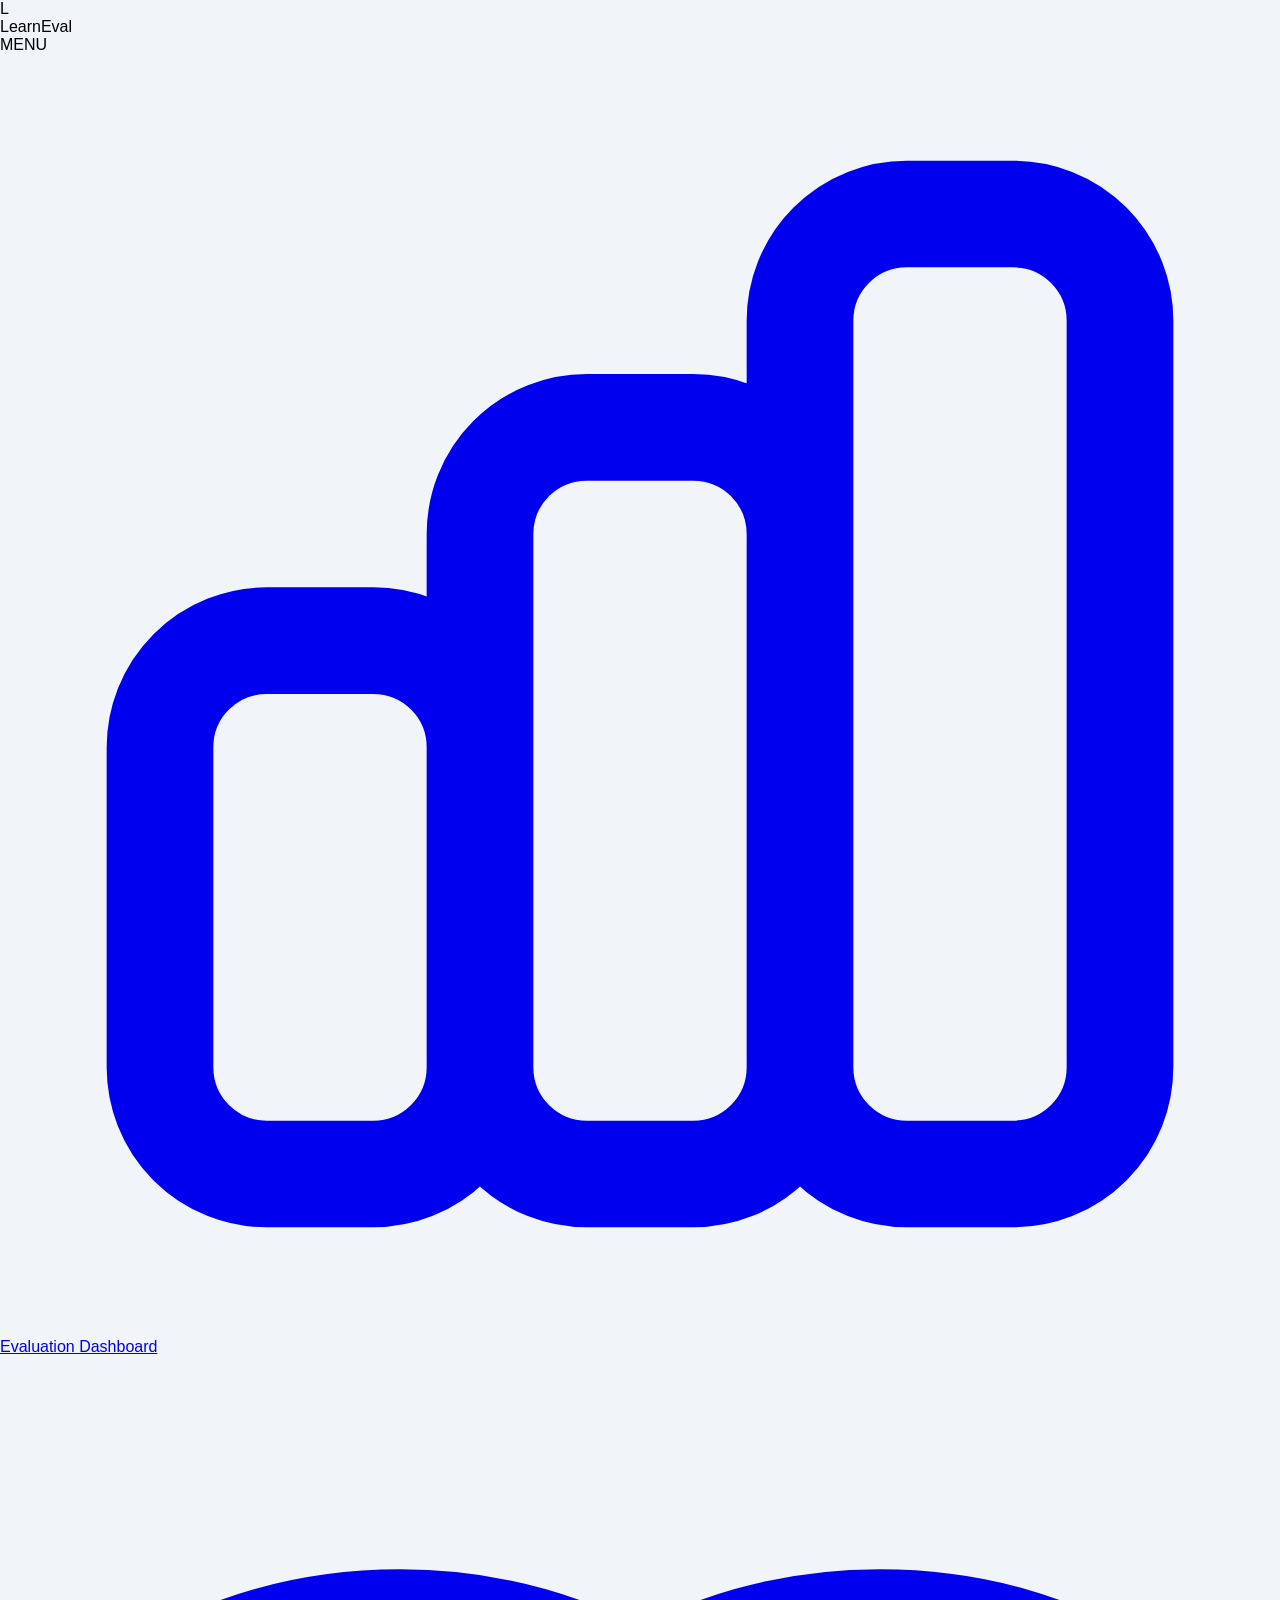
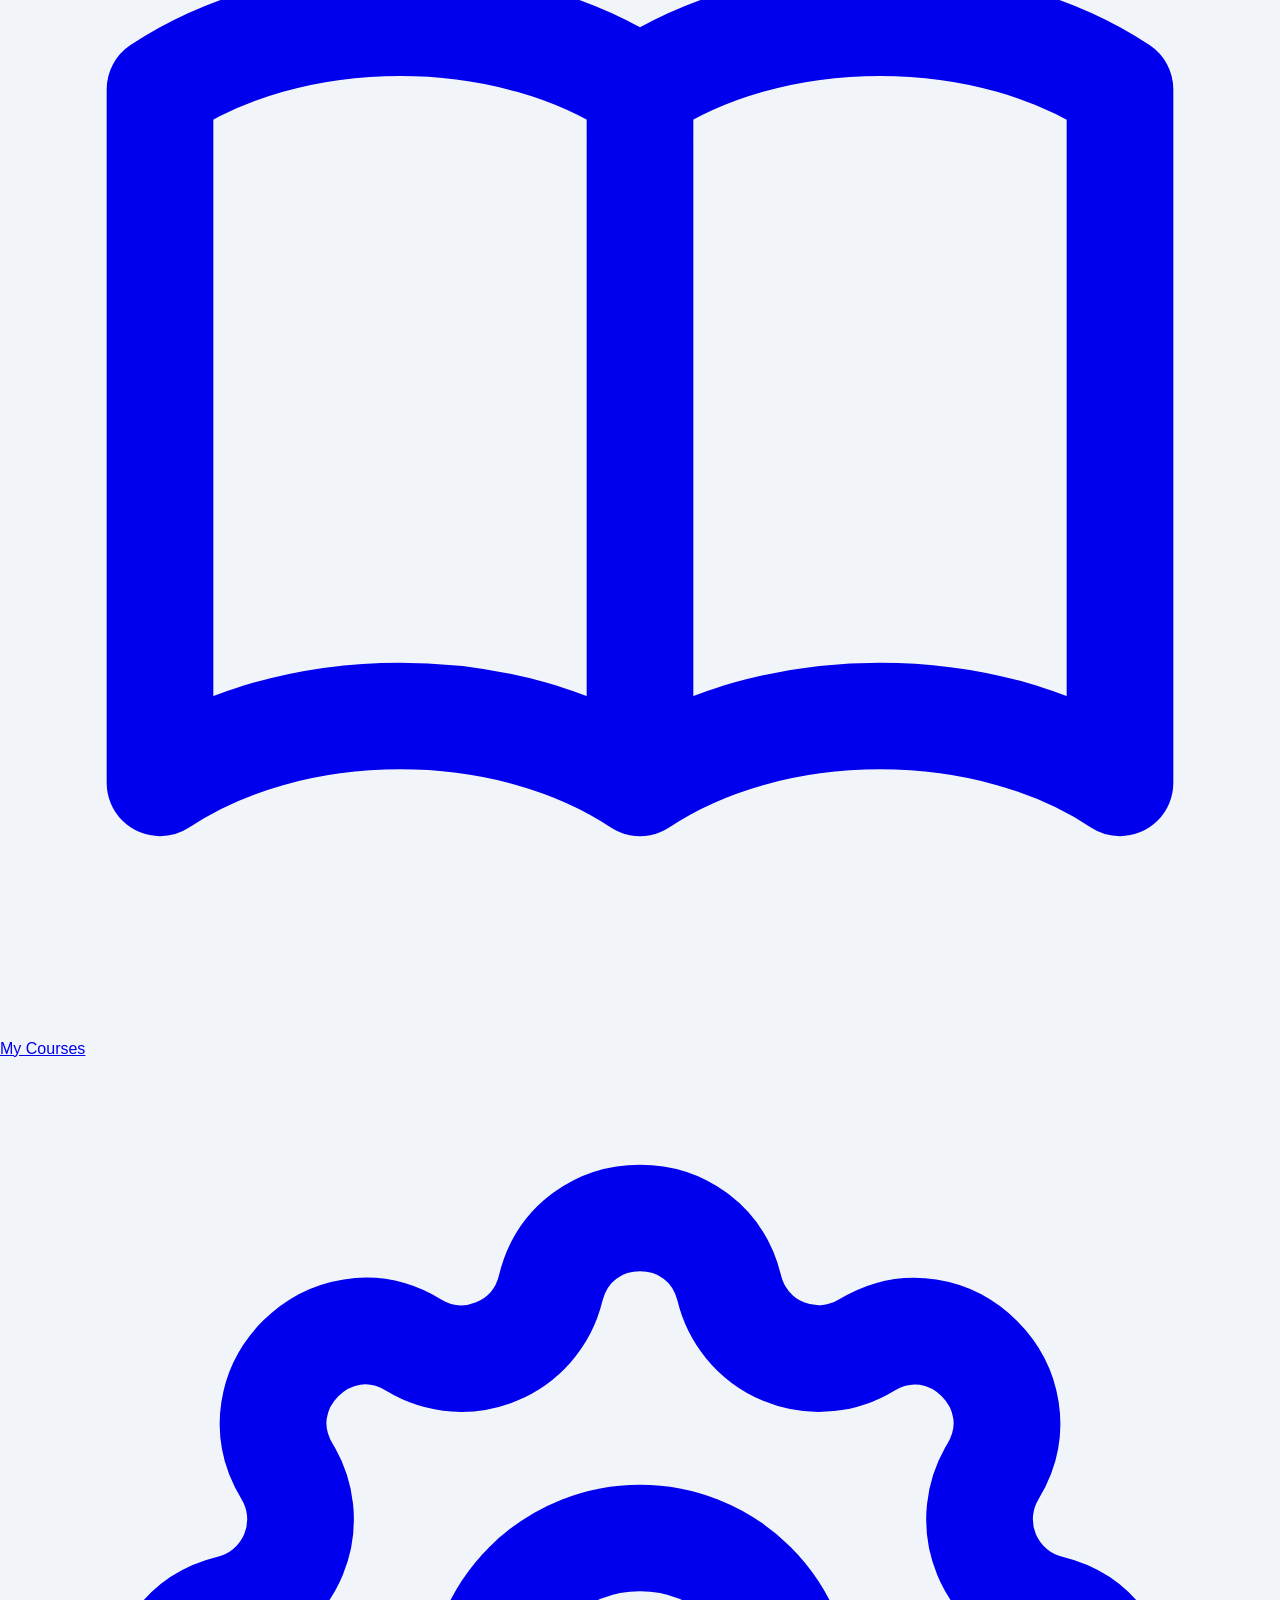
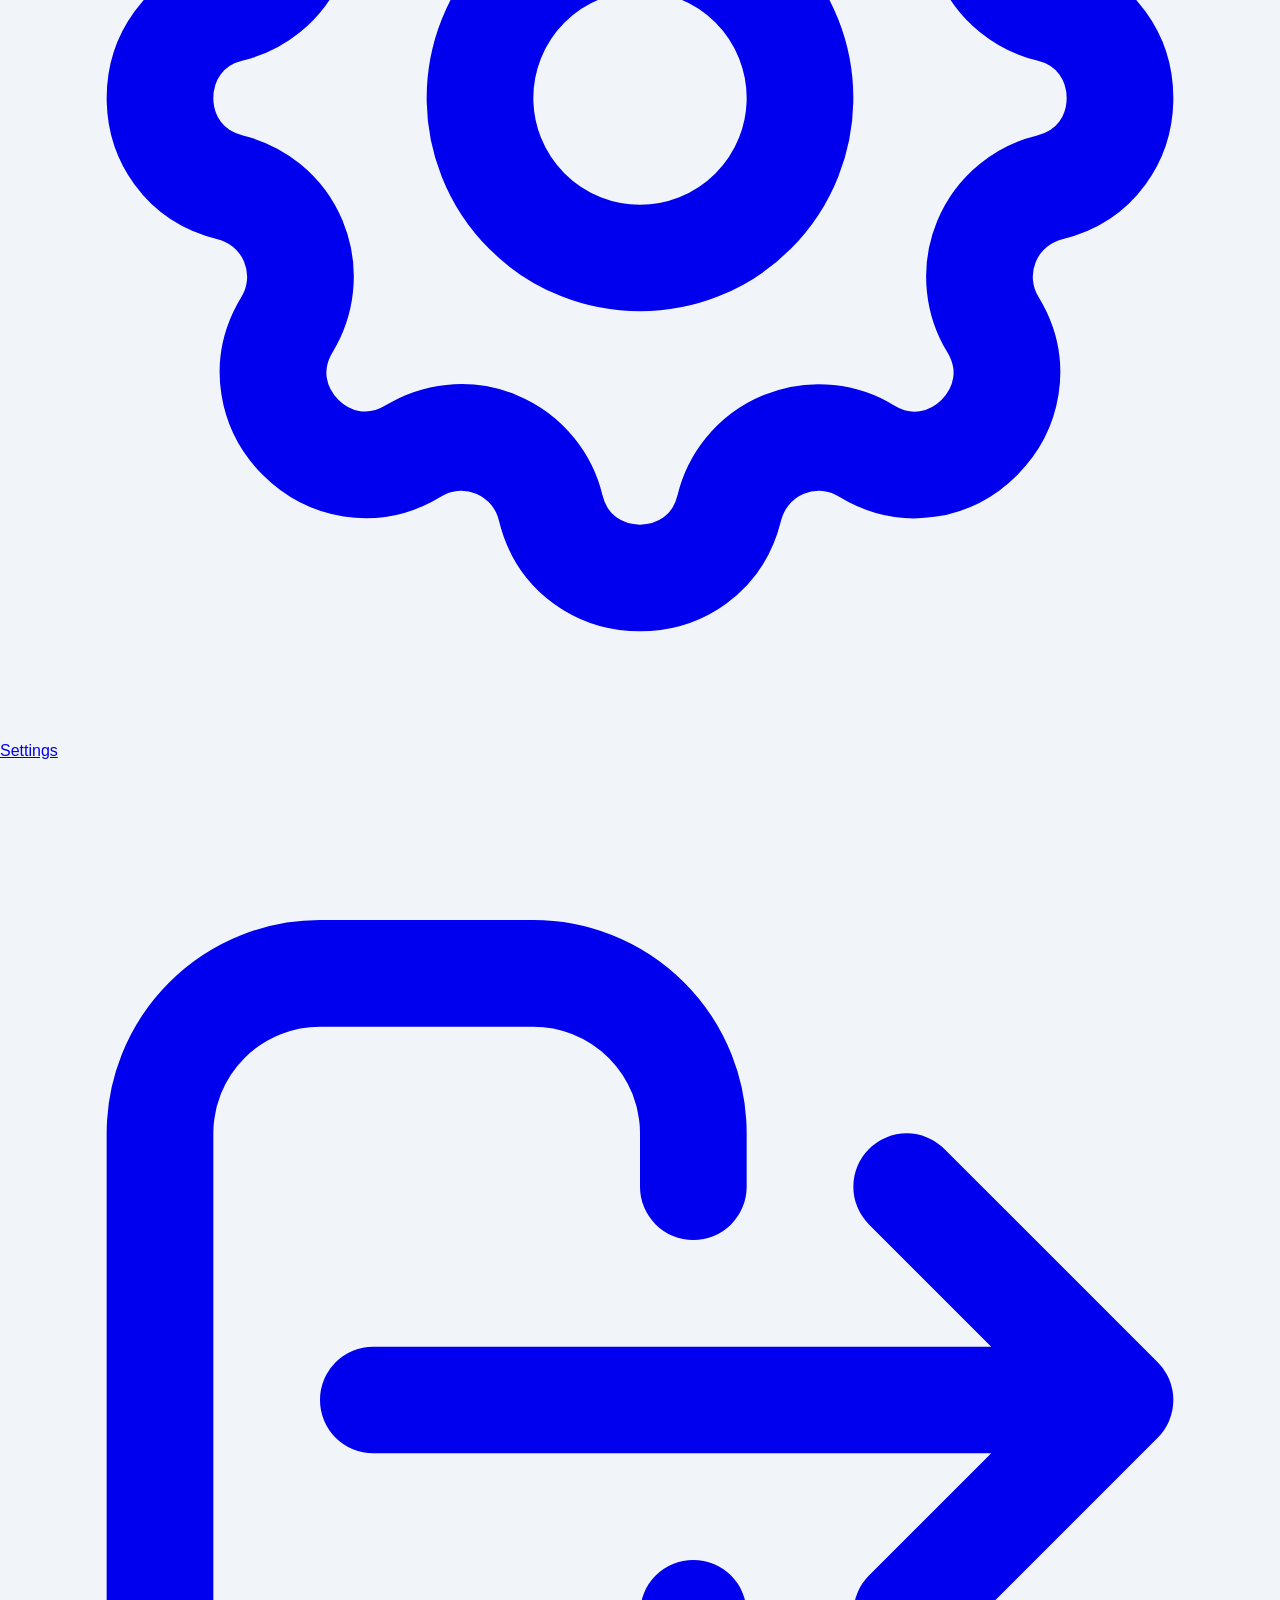
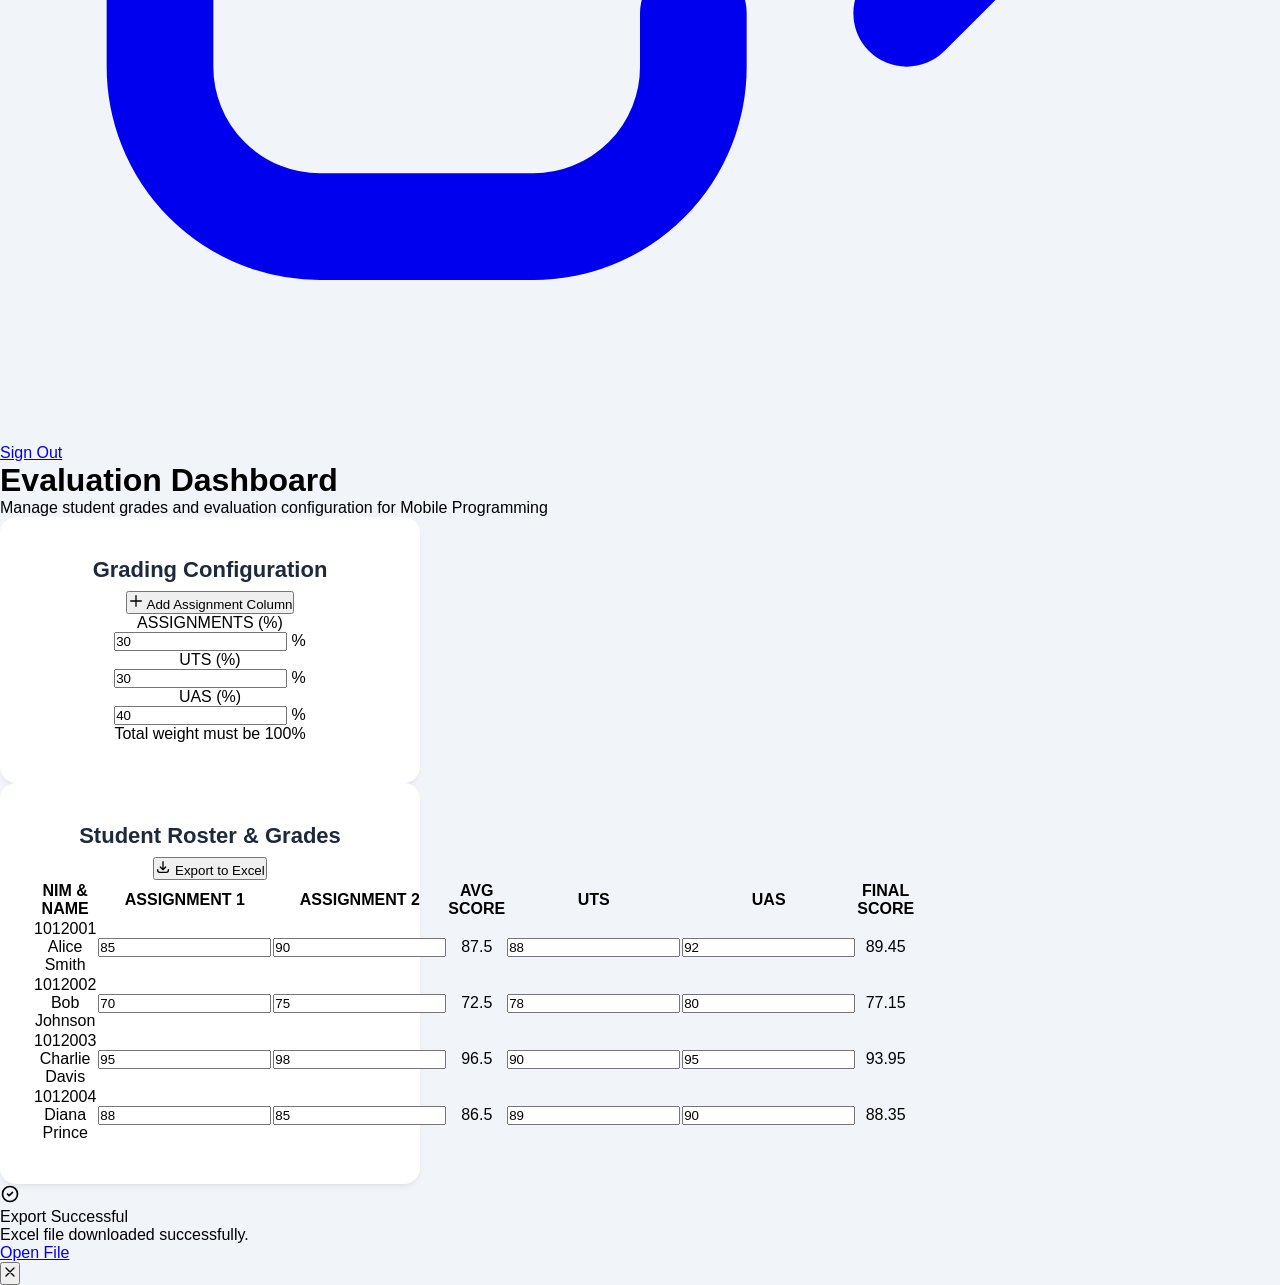
<file: dashboard.html>
<!DOCTYPE html>
<html lang="en">
<head>
  <meta charset="UTF-8">
  <meta name="viewport" content="width=device-width, initial-scale=1.0">
  <title>University Grading Dashboard - Evaluation</title>
  <link rel="stylesheet" href="style.css">
</head>
<body>
  
  <div class="dashboard-layout">
    
    <!-- Sidebar -->
    <aside class="sidebar">
      <div class="sidebar-brand">
        <div class="logo-box small">L</div>
        <span>LearnEval</span>
      </div>

      <div class="menu-title">MENU</div>
      <ul class="sidebar-menu">
        <li>
          <a href="#" class="menu-item active">
            <svg fill="none" stroke="currentColor" stroke-width="2" viewBox="0 0 24 24"><path stroke-linecap="round" stroke-linejoin="round" d="M9 19v-6a2 2 0 00-2-2H5a2 2 0 00-2 2v6a2 2 0 002 2h2a2 2 0 002-2zm0 0V9a2 2 0 012-2h2a2 2 0 012 2v10m-6 0a2 2 0 002 2h2a2 2 0 002-2m0 0V5a2 2 0 012-2h2a2 2 0 012 2v14a2 2 0 01-2 2h-2a2 2 0 01-2-2z"></path></svg>
            Evaluation Dashboard
          </a>
        </li>
        <li>
          <a href="courses.html" class="menu-item">
            <svg fill="none" stroke="currentColor" stroke-width="2" viewBox="0 0 24 24"><path stroke-linecap="round" stroke-linejoin="round" d="M12 6.253v13m0-13C10.832 5.477 9.246 5 7.5 5S4.168 5.477 3 6.253v13C4.168 18.477 5.754 18 7.5 18s3.332.477 4.5 1.253m0-13C13.168 5.477 14.754 5 16.5 5c1.747 0 3.332.477 4.5 1.253v13C19.832 18.477 18.247 18 16.5 18c-1.746 0-3.332.477-4.5 1.253"></path></svg>
            My Courses
          </a>
        </li>
        <li>
          <a href="settings.html" class="menu-item">
            <svg fill="none" stroke="currentColor" stroke-width="2" viewBox="0 0 24 24"><path stroke-linecap="round" stroke-linejoin="round" d="M10.325 4.317c.426-1.756 2.924-1.756 3.35 0a1.724 1.724 0 002.573 1.066c1.543-.94 3.31.826 2.37 2.37a1.724 1.724 0 001.065 2.572c1.756.426 1.756 2.924 0 3.35a1.724 1.724 0 00-1.066 2.573c.94 1.543-.826 3.31-2.37 2.37a1.724 1.724 0 00-2.572 1.065c-.426 1.756-2.924 1.756-3.35 0a1.724 1.724 0 00-2.573-1.066c-1.543.94-3.31-.826-2.37-2.37a1.724 1.724 0 00-1.065-2.572c-1.756-.426-1.756-2.924 0-3.35a1.724 1.724 0 001.066-2.573c-.94-1.543.826-3.31 2.37-2.37.996.608 2.296.07 2.572-1.065z"></path><path stroke-linecap="round" stroke-linejoin="round" d="M15 12a3 3 0 11-6 0 3 3 0 016 0z"></path></svg>
            Settings
          </a>
        </li>
      </ul>

      <div class="sidebar-footer">
        <a href="index.html" class="menu-item">
          <svg fill="none" stroke="currentColor" stroke-width="2" viewBox="0 0 24 24"><path stroke-linecap="round" stroke-linejoin="round" d="M17 16l4-4m0 0l-4-4m4 4H7m6 4v1a3 3 0 01-3 3H6a3 3 0 01-3-3V7a3 3 0 013-3h4a3 3 0 013 3v1"></path></svg>
          Sign Out
        </a>
      </div>
    </aside>

    <!-- Main Section -->
    <main class="main-content">
      
      <div class="page-header mb-8">
        <h1 class="text-2xl font-bold mb-2">Evaluation Dashboard</h1>
        <p class="text-sm text-muted">Manage student grades and evaluation configuration for <span class="text-primary font-bold">Mobile Programming</span></p>
      </div>

      <!-- Grading Configuration Card -->
      <div class="card">
        <div class="card-header">
          <h2 class="card-title">Grading Configuration</h2>
          <button class="btn btn-outline">
            <svg fill="none" stroke="currentColor" stroke-width="2" viewBox="0 0 24 24" width="16" height="16"><path stroke-linecap="round" stroke-linejoin="round" d="M12 4v16m8-8H4"></path></svg>
            Add Assignment Column
          </button>
        </div>
        
        <div class="weight-inputs">
          <div class="weight-input-group">
            <span class="weight-label">ASSIGNMENTS (%)</span>
            <div class="weight-input-wrapper">
              <input type="text" class="weight-input" value="30">
              <span class="text-sm text-muted">%</span>
            </div>
          </div>
          <div class="weight-input-group">
            <span class="weight-label">UTS (%)</span>
            <div class="weight-input-wrapper">
              <input type="text" class="weight-input" value="30">
              <span class="text-sm text-muted">%</span>
            </div>
          </div>
          <div class="weight-input-group">
            <span class="weight-label">UAS (%)</span>
            <div class="weight-input-wrapper">
              <input type="text" class="weight-input" value="40">
              <span class="text-sm text-muted">%</span>
            </div>
          </div>
        </div>
        <div class="status-indicator">
          <div class="status-dot"></div>
          Total weight must be 100%
        </div>
      </div>

      <!-- Student List -->
      <div class="card">
        <div class="card-header">
          <h2 class="card-title">Student Roster & Grades</h2>
          <button class="btn btn-primary" onclick="showToast()">
            <svg fill="none" stroke="currentColor" stroke-width="2" viewBox="0 0 24 24" width="16" height="16"><path stroke-linecap="round" stroke-linejoin="round" d="M4 16v1a3 3 0 003 3h10a3 3 0 003-3v-1m-4-4l-4 4m0 0l-4-4m4 4V4"></path></svg>
            Export to Excel
          </button>
        </div>

        <div class="table-container">
          <table class="table">
            <thead>
              <tr>
                <th>NIM & NAME</th>
                <th class="text-center">ASSIGNMENT 1</th>
                <th class="text-center">ASSIGNMENT 2</th>
                <th class="text-center">AVG SCORE</th>
                <th class="text-center">UTS</th>
                <th class="text-center">UAS</th>
                <th class="text-center">FINAL SCORE</th>
              </tr>
            </thead>
            <tbody>
              <tr>
                <td>
                  <div class="student-id">1012001</div>
                  <div class="student-name">Alice Smith</div>
                </td>
                <td class="text-center"><input type="text" class="grade-input" value="85"></td>
                <td class="text-center"><input type="text" class="grade-input" value="90"></td>
                <td class="text-center grade-cell text-primary">87.5</td>
                <td class="text-center"><input type="text" class="grade-input" value="88"></td>
                <td class="text-center"><input type="text" class="grade-input" value="92"></td>
                <td class="text-center grade-cell text-primary">89.45</td>
              </tr>
              <tr>
                <td>
                  <div class="student-id">1012002</div>
                  <div class="student-name">Bob Johnson</div>
                </td>
                <td class="text-center"><input type="text" class="grade-input" value="70"></td>
                <td class="text-center"><input type="text" class="grade-input" value="75"></td>
                <td class="text-center grade-cell text-primary">72.5</td>
                <td class="text-center"><input type="text" class="grade-input" value="78"></td>
                <td class="text-center"><input type="text" class="grade-input" value="80"></td>
                <td class="text-center grade-cell text-primary">77.15</td>
              </tr>
              <tr>
                <td>
                  <div class="student-id">1012003</div>
                  <div class="student-name">Charlie Davis</div>
                </td>
                <td class="text-center"><input type="text" class="grade-input" value="95"></td>
                <td class="text-center"><input type="text" class="grade-input" value="98"></td>
                <td class="text-center grade-cell text-primary">96.5</td>
                <td class="text-center"><input type="text" class="grade-input" value="90"></td>
                <td class="text-center"><input type="text" class="grade-input" value="95"></td>
                <td class="text-center grade-cell text-primary">93.95</td>
              </tr>
              <tr>
                <td>
                  <div class="student-id">1012004</div>
                  <div class="student-name">Diana Prince</div>
                </td>
                <td class="text-center"><input type="text" class="grade-input" value="88"></td>
                <td class="text-center"><input type="text" class="grade-input" value="85"></td>
                <td class="text-center grade-cell text-primary">86.5</td>
                <td class="text-center"><input type="text" class="grade-input" value="89"></td>
                <td class="text-center"><input type="text" class="grade-input" value="90"></td>
                <td class="text-center grade-cell text-primary">88.35</td>
              </tr>
            </tbody>
          </table>
        </div>
      </div>

    </main>
  </div>

  <!-- Toast Notification -->
  <div class="toast-container">
    <div id="export-toast" class="toast">
      <div class="toast-icon">
        <svg fill="none" stroke="currentColor" stroke-width="2" viewBox="0 0 24 24" width="20" height="20"><path stroke-linecap="round" stroke-linejoin="round" d="M9 12l2 2 4-4m6 2a9 9 0 11-18 0 9 9 0 0118 0z"></path></svg>
      </div>
      <div class="toast-content">
        <div class="toast-title">Export Successful</div>
        <div class="toast-message">Excel file downloaded successfully.</div>
        <a href="#" class="toast-link">Open File</a>
      </div>
      <button class="toast-close" onclick="closeToast()">
        <svg fill="none" stroke="currentColor" stroke-width="2" viewBox="0 0 24 24" width="16" height="16"><path stroke-linecap="round" stroke-linejoin="round" d="M6 18L18 6M6 6l12 12"></path></svg>
      </button>
    </div>
  </div>

  <script src="script.js"></script>
</body>
</html>
</file>
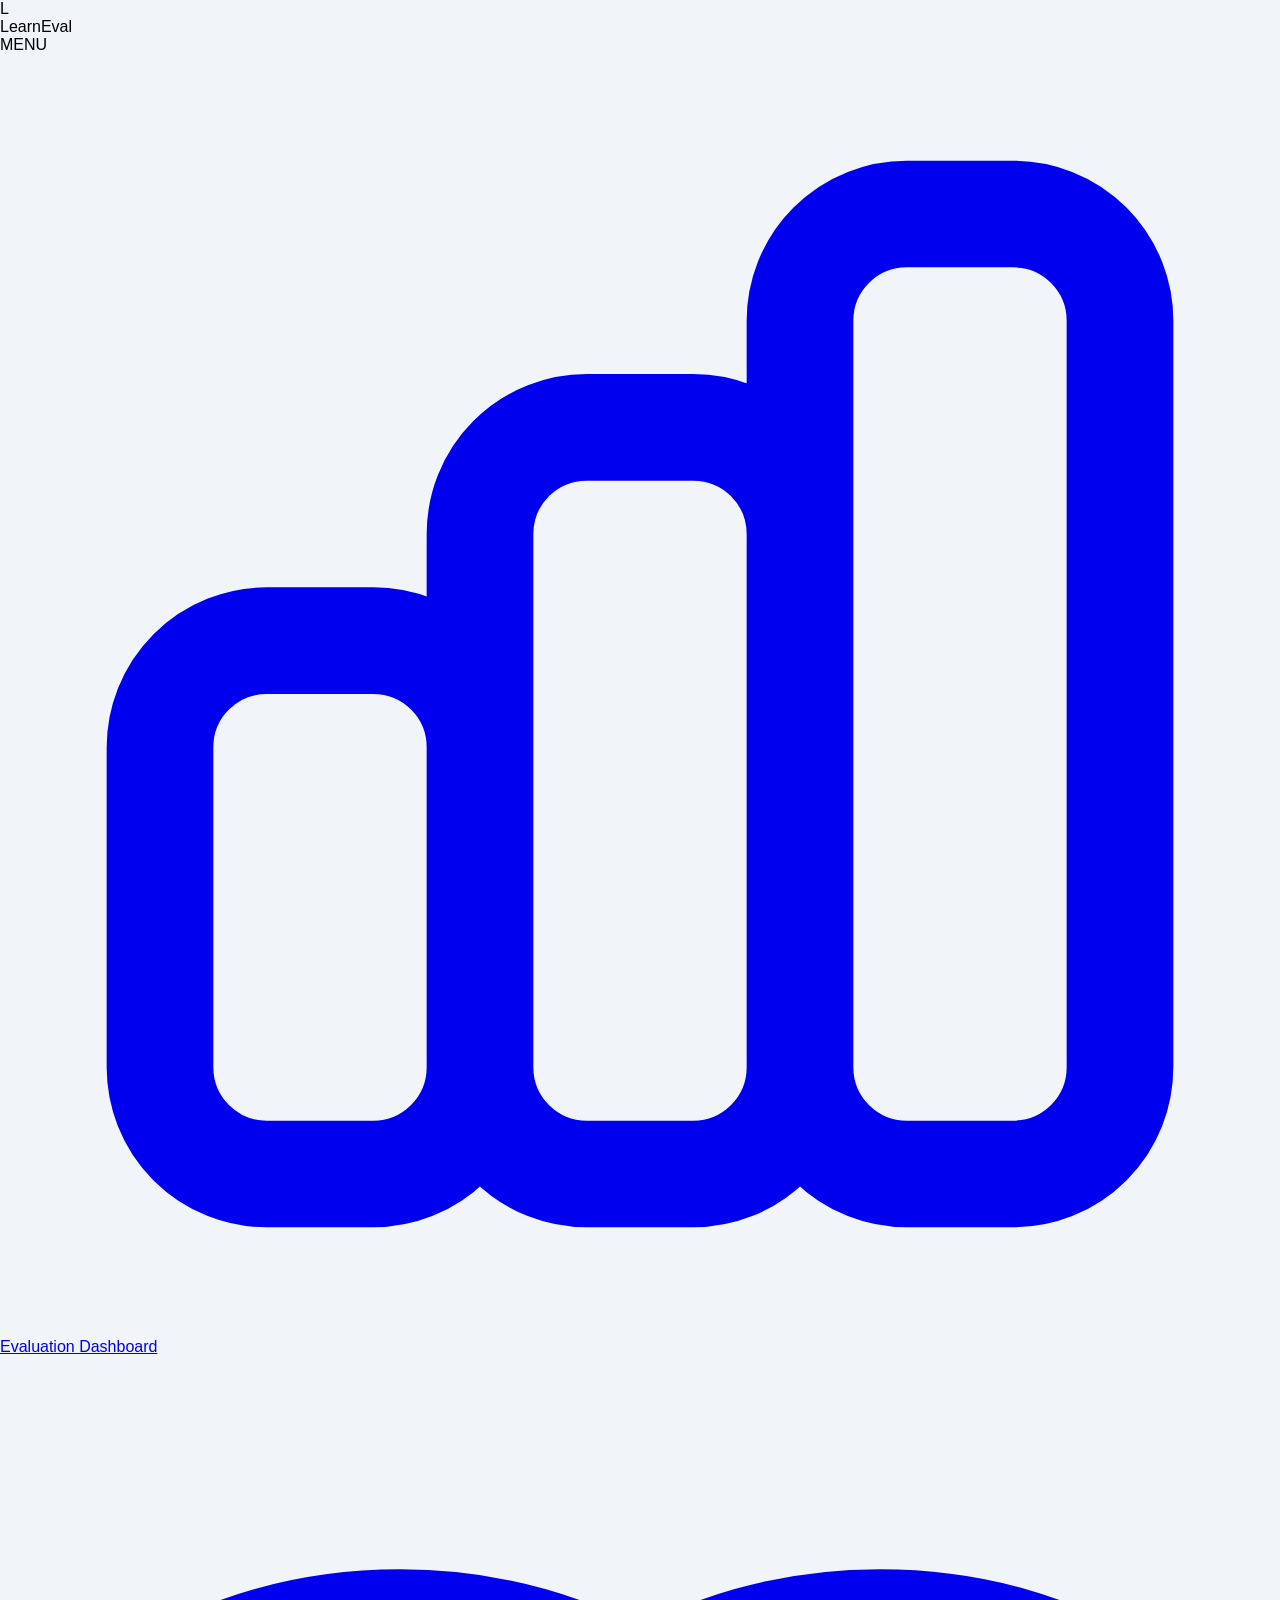
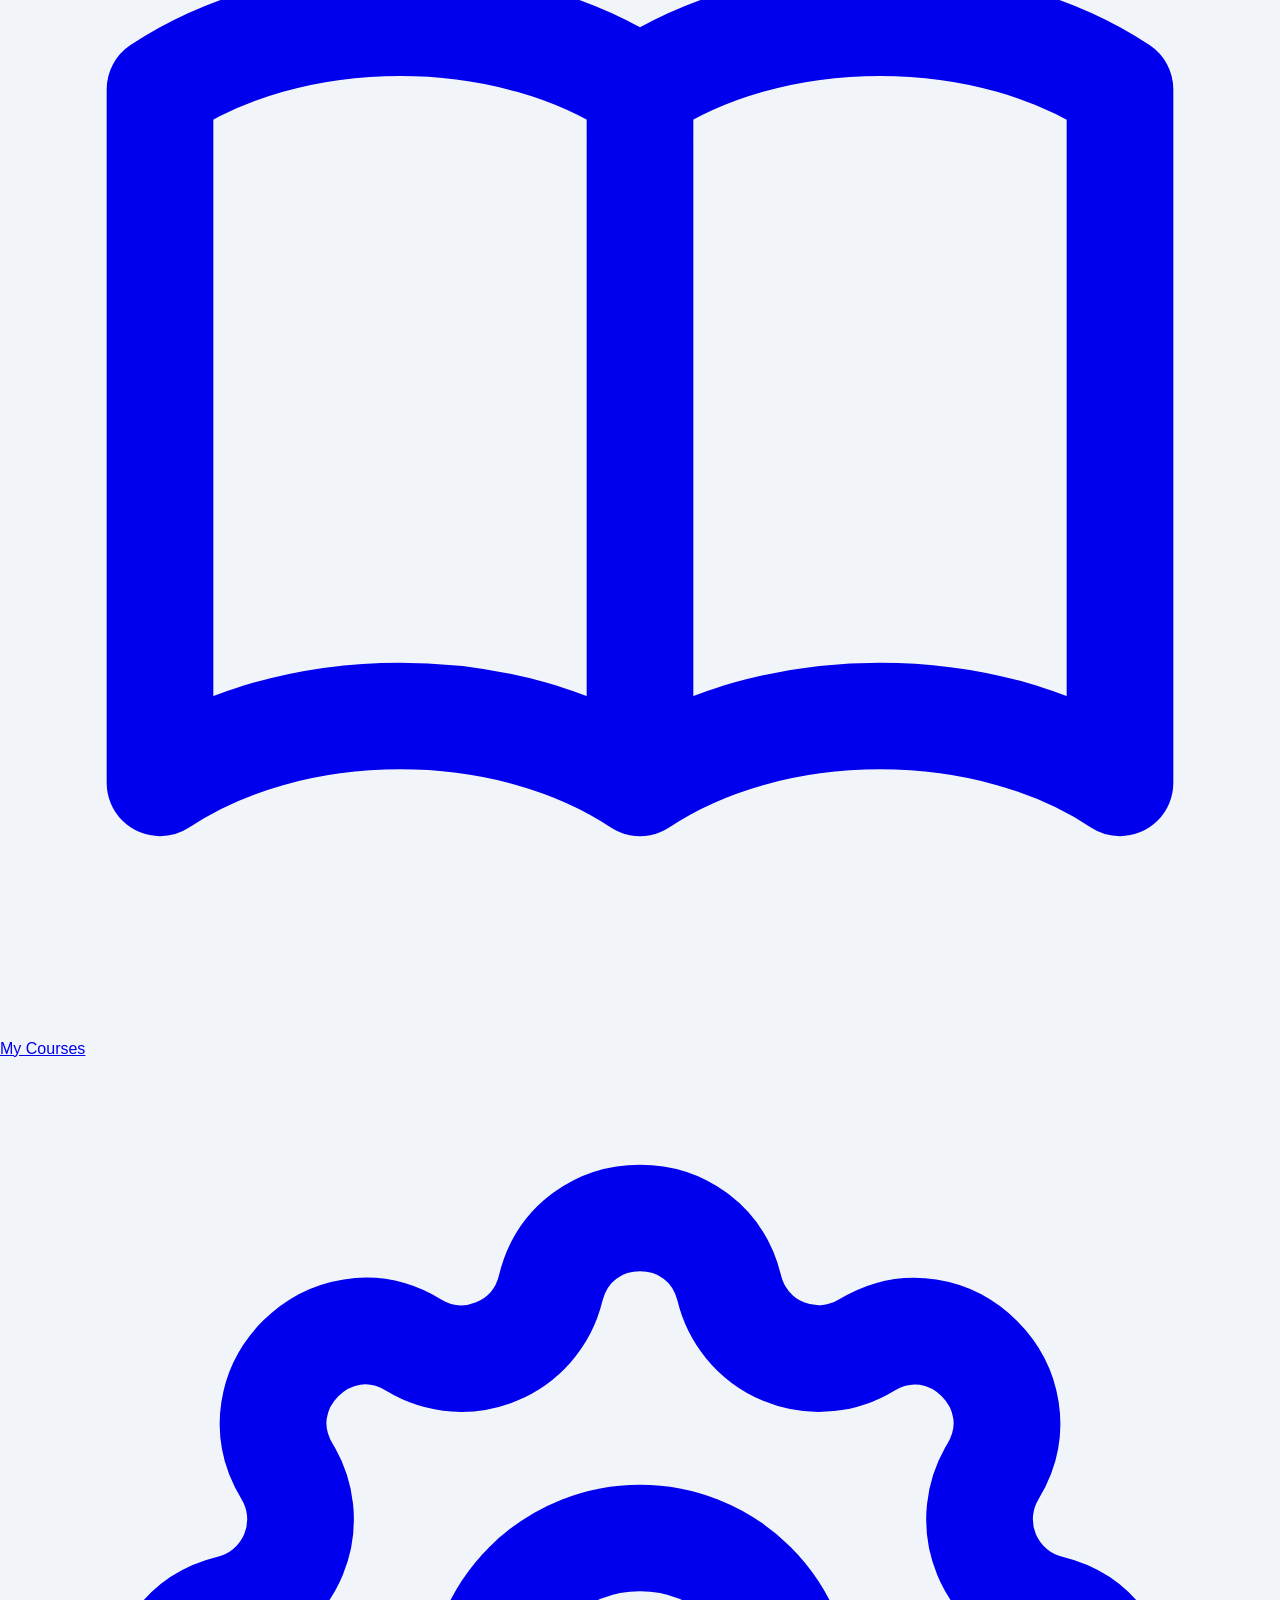
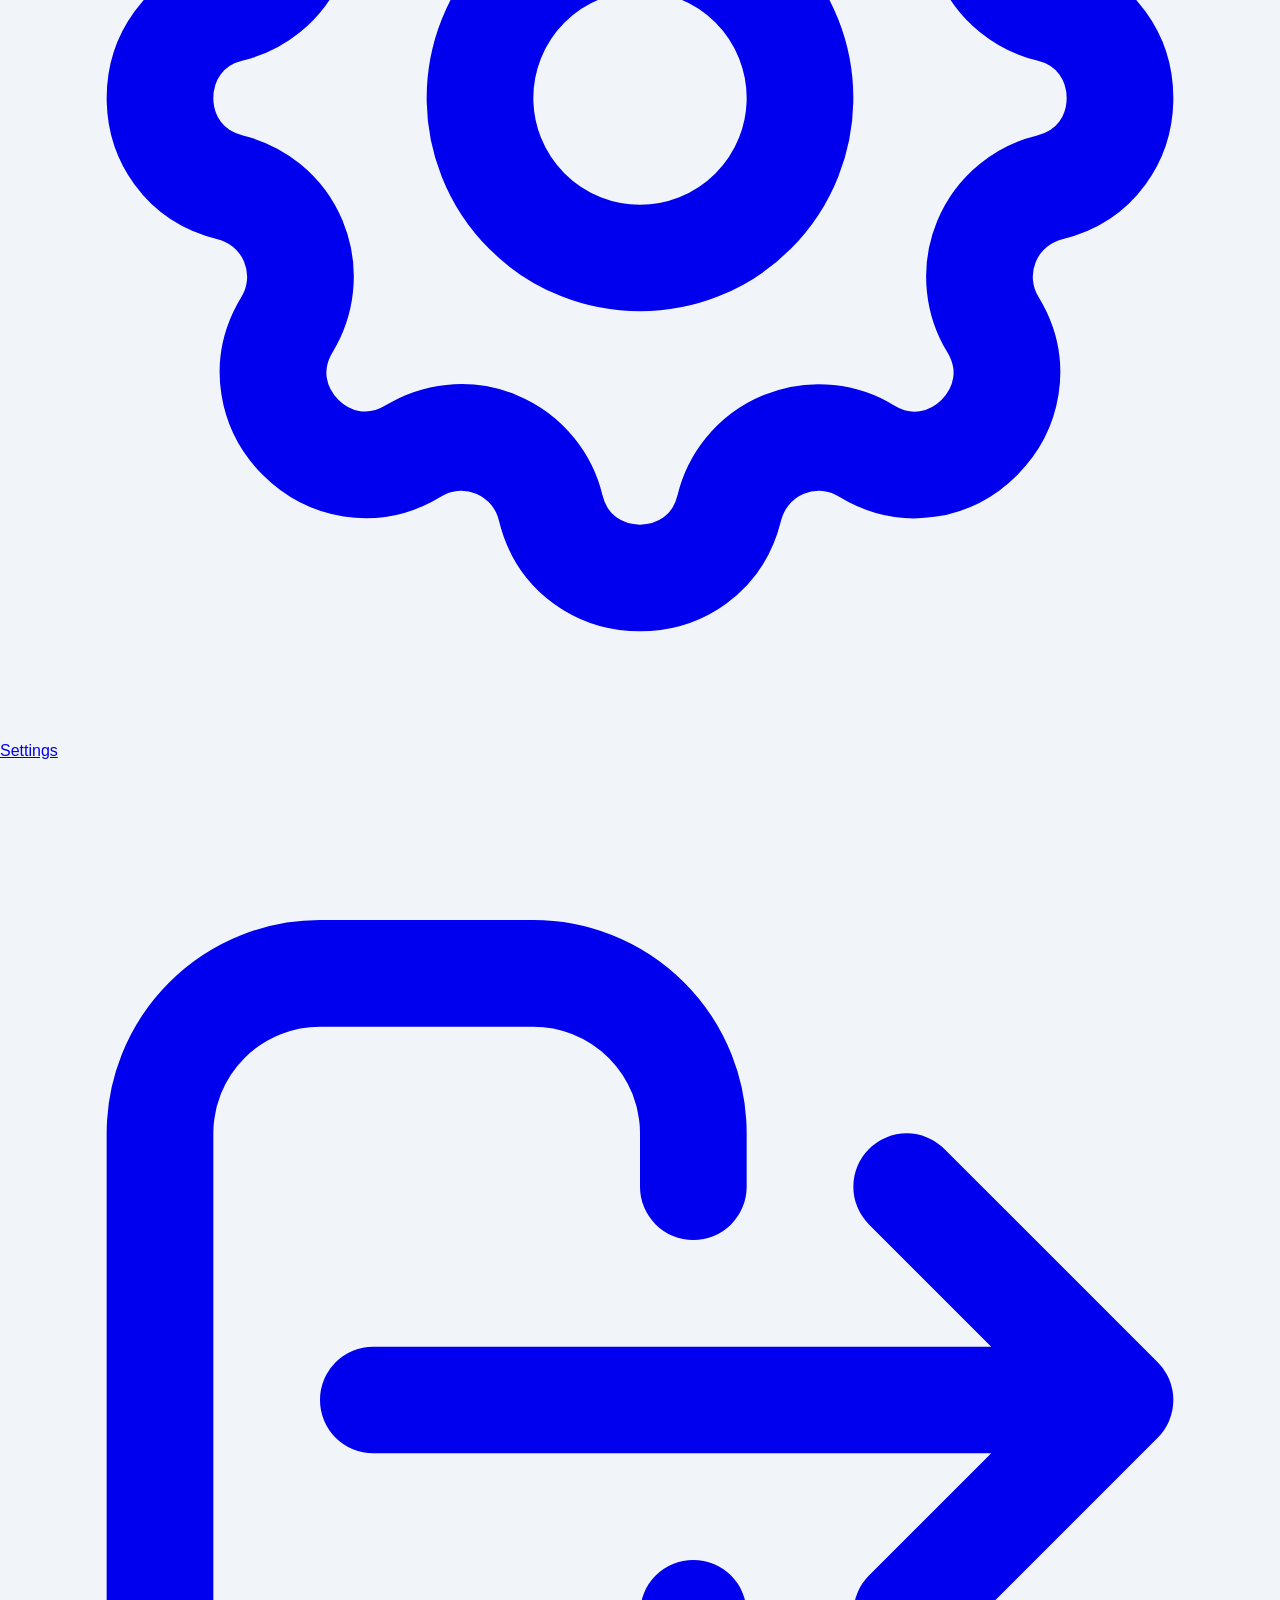
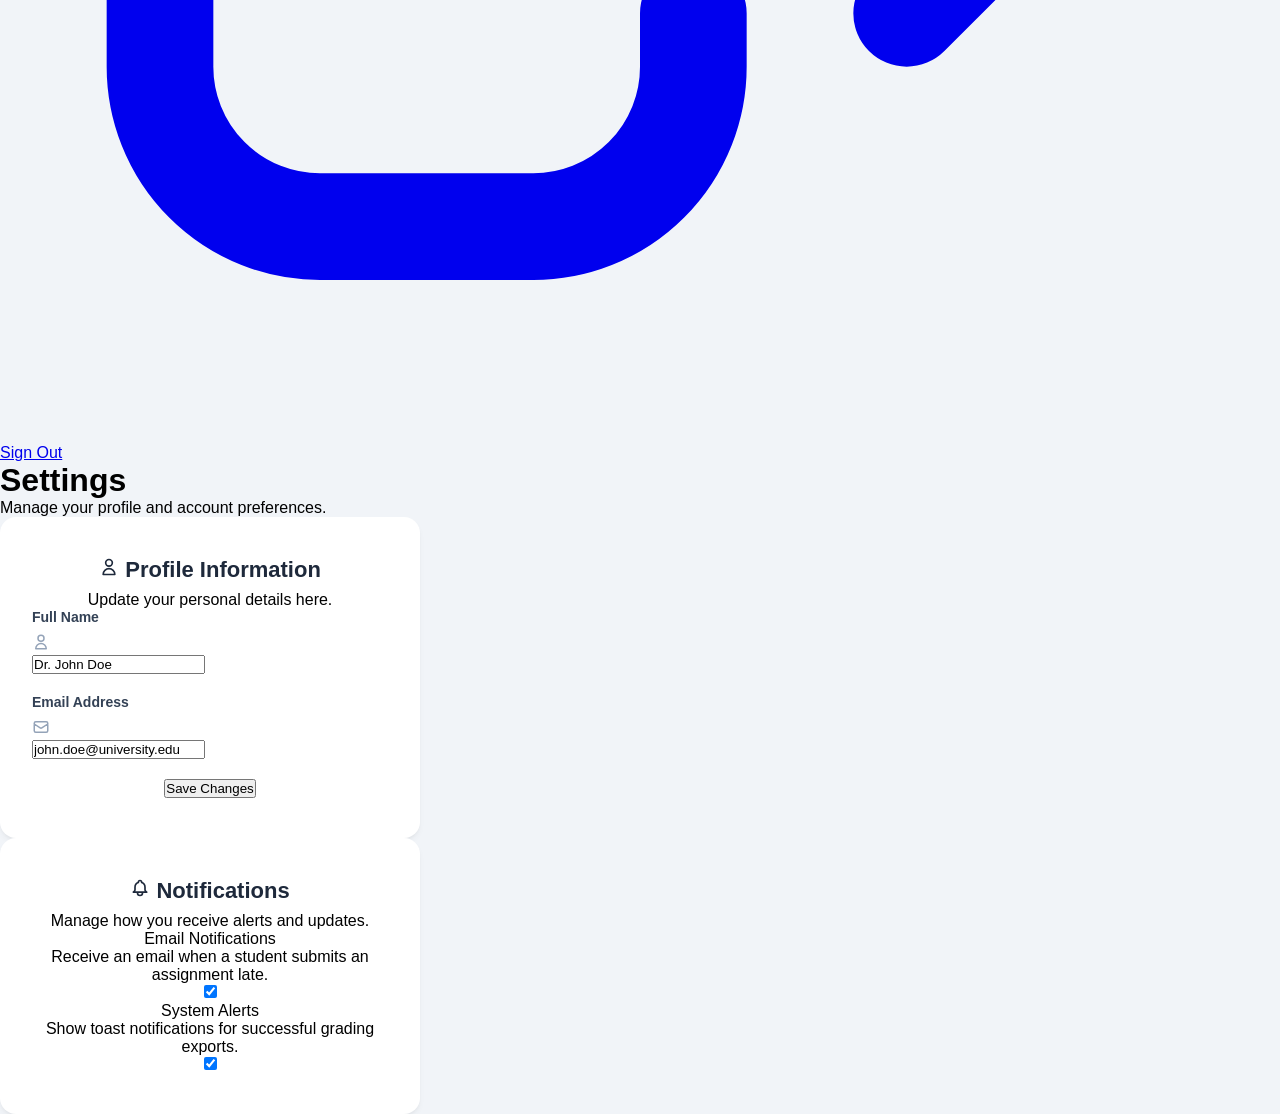
<file: settings.html>
<!DOCTYPE html>
<html lang="en">
<head>
  <meta charset="UTF-8">
  <meta name="viewport" content="width=device-width, initial-scale=1.0">
  <title>University Grading Dashboard - Settings</title>
  <link rel="stylesheet" href="style.css">
</head>
<body>
  
  <div class="dashboard-layout">
    
    <!-- Sidebar -->
    <aside class="sidebar">
      <div class="sidebar-brand">
        <div class="logo-box small">L</div>
        <span>LearnEval</span>
      </div>

      <div class="menu-title">MENU</div>
      <ul class="sidebar-menu">
        <li>
          <a href="dashboard.html" class="menu-item">
            <svg fill="none" stroke="currentColor" stroke-width="2" viewBox="0 0 24 24"><path stroke-linecap="round" stroke-linejoin="round" d="M9 19v-6a2 2 0 00-2-2H5a2 2 0 00-2 2v6a2 2 0 002 2h2a2 2 0 002-2zm0 0V9a2 2 0 012-2h2a2 2 0 012 2v10m-6 0a2 2 0 002 2h2a2 2 0 002-2m0 0V5a2 2 0 012-2h2a2 2 0 012 2v14a2 2 0 01-2 2h-2a2 2 0 01-2-2z"></path></svg>
            Evaluation Dashboard
          </a>
        </li>
        <li>
          <a href="courses.html" class="menu-item">
            <svg fill="none" stroke="currentColor" stroke-width="2" viewBox="0 0 24 24"><path stroke-linecap="round" stroke-linejoin="round" d="M12 6.253v13m0-13C10.832 5.477 9.246 5 7.5 5S4.168 5.477 3 6.253v13C4.168 18.477 5.754 18 7.5 18s3.332.477 4.5 1.253m0-13C13.168 5.477 14.754 5 16.5 5c1.747 0 3.332.477 4.5 1.253v13C19.832 18.477 18.247 18 16.5 18c-1.746 0-3.332.477-4.5 1.253"></path></svg>
            My Courses
          </a>
        </li>
        <li>
          <a href="settings.html" class="menu-item active">
            <svg fill="none" stroke="currentColor" stroke-width="2" viewBox="0 0 24 24"><path stroke-linecap="round" stroke-linejoin="round" d="M10.325 4.317c.426-1.756 2.924-1.756 3.35 0a1.724 1.724 0 002.573 1.066c1.543-.94 3.31.826 2.37 2.37a1.724 1.724 0 001.065 2.572c1.756.426 1.756 2.924 0 3.35a1.724 1.724 0 00-1.066 2.573c.94 1.543-.826 3.31-2.37 2.37a1.724 1.724 0 00-2.572 1.065c-.426 1.756-2.924 1.756-3.35 0a1.724 1.724 0 00-2.573-1.066c-1.543.94-3.31-.826-2.37-2.37a1.724 1.724 0 00-1.065-2.572c-1.756-.426-1.756-2.924 0-3.35a1.724 1.724 0 001.066-2.573c-.94-1.543.826-3.31 2.37-2.37.996.608 2.296.07 2.572-1.065z"></path><path stroke-linecap="round" stroke-linejoin="round" d="M15 12a3 3 0 11-6 0 3 3 0 016 0z"></path></svg>
            Settings
          </a>
        </li>
      </ul>

      <div class="sidebar-footer">
        <a href="index.html" class="menu-item">
          <svg fill="none" stroke="currentColor" stroke-width="2" viewBox="0 0 24 24"><path stroke-linecap="round" stroke-linejoin="round" d="M17 16l4-4m0 0l-4-4m4 4H7m6 4v1a3 3 0 01-3 3H6a3 3 0 01-3-3V7a3 3 0 013-3h4a3 3 0 013 3v1"></path></svg>
          Sign Out
        </a>
      </div>
    </aside>

    <!-- Main Section -->
    <main class="main-content">
      
      <div class="page-header mb-8">
        <h1 class="text-2xl font-bold mb-2">Settings</h1>
        <p class="text-sm text-muted">Manage your profile and account preferences.</p>
      </div>

      <!-- Profile Information Card -->
      <div class="card">
        <div class="mb-6">
          <h2 class="card-title flex items-center gap-2 mb-1">
            <svg fill="none" stroke="currentColor" stroke-width="2" viewBox="0 0 24 24" width="20" height="20" class="text-primary"><path stroke-linecap="round" stroke-linejoin="round" d="M16 7a4 4 0 11-8 0 4 4 0 018 0zM12 14a7 7 0 00-7 7h14a7 7 0 00-7-7z"></path></svg>
            Profile Information
          </h2>
          <p class="text-xs text-muted">Update your personal details here.</p>
        </div>
        
        <form>
          <div class="settings-grid">
            <div class="form-group mb-0">
              <label class="form-label">Full Name</label>
              <div class="input-container">
                <div class="input-icon">
                  <svg fill="none" stroke="currentColor" stroke-width="2" viewBox="0 0 24 24" width="18" height="18"><path stroke-linecap="round" stroke-linejoin="round" d="M16 7a4 4 0 11-8 0 4 4 0 018 0zM12 14a7 7 0 00-7 7h14a7 7 0 00-7-7z"></path></svg>
                </div>
                <input type="text" class="form-control" value="Dr. John Doe">
              </div>
            </div>
            <div class="form-group mb-0">
              <label class="form-label">Email Address</label>
              <div class="input-container">
                <div class="input-icon">
                  <svg fill="none" stroke="currentColor" stroke-width="2" viewBox="0 0 24 24" width="18" height="18"><path stroke-linecap="round" stroke-linejoin="round" d="M3 8l7.89 5.26a2 2 0 002.22 0L21 8M5 19h14a2 2 0 002-2V7a2 2 0 00-2-2H5a2 2 0 00-2 2v10a2 2 0 002 2z"></path></svg>
                </div>
                <input type="email" class="form-control" value="john.doe@university.edu">
              </div>
            </div>
          </div>
          <button type="button" class="btn btn-primary">Save Changes</button>
        </form>
      </div>

      <!-- Notifications Card -->
      <div class="card">
        <div class="mb-6">
          <h2 class="card-title flex items-center gap-2 mb-1">
            <svg fill="none" stroke="currentColor" stroke-width="2" viewBox="0 0 24 24" width="20" height="20" class="text-primary"><path stroke-linecap="round" stroke-linejoin="round" d="M15 17h5l-1.405-1.405A2.032 2.032 0 0118 14.158V11a6.002 6.002 0 00-4-5.659V5a2 2 0 10-4 0v.341C7.67 6.165 6 8.388 6 11v3.159c0 .538-.214 1.055-.595 1.436L4 17h5m6 0v1a3 3 0 11-6 0v-1m6 0H9"></path></svg>
            Notifications
          </h2>
          <p class="text-xs text-muted">Manage how you receive alerts and updates.</p>
        </div>

        <div>
          <div class="setting-row">
            <div>
              <div class="setting-info-title">Email Notifications</div>
              <div class="setting-info-desc">Receive an email when a student submits an assignment late.</div>
            </div>
            <label class="toggle-switch">
              <input type="checkbox" checked>
              <span class="slider"></span>
            </label>
          </div>
          
          <div class="setting-row">
            <div>
              <div class="setting-info-title">System Alerts</div>
              <div class="setting-info-desc">Show toast notifications for successful grading exports.</div>
            </div>
            <label class="toggle-switch">
              <input type="checkbox" checked>
              <span class="slider"></span>
            </label>
          </div>
        </div>

      </div>

    </main>
  </div>
</body>
</html>
</file>
<file: nilam/style.css>
@import url('https://fonts.googleapis.com/css2?family=Inter:wght@400;500;600;700&display=swap');

:root {
  /* Colors */
  --primary: #00907A;
  --primary-hover: #007D6A;
  --bg-main: #F4F7F6;
  --surface: #FFFFFF;
  --text-dark: #1F2937;
  --text-muted: #6B7280;
  --text-light: #9CA3AF;
  --border-color: #E5E7EB;
  --input-bg: #F9FAFB;
  --success: #10B981;
  --sidebar-w: 260px;
  
  /* Typography */
  --font-sans: 'Inter', sans-serif;
  
  /* Shadows */
  --shadow-sm: 0 1px 2px 0 rgba(0, 0, 0, 0.05);
  --shadow-md: 0 4px 6px -1px rgba(0, 0, 0, 0.1), 0 2px 4px -1px rgba(0, 0, 0, 0.06);
  --shadow-lg: 0 10px 15px -3px rgba(0, 0, 0, 0.1), 0 4px 6px -2px rgba(0, 0, 0, 0.05);
}

*, *::before, *::after {
  box-sizing: border-box;
  margin: 0;
  padding: 0;
}

body {
  font-family: var(--font-sans);
  background-color: var(--bg-main);
  color: var(--text-dark);
  line-height: 1.5;
  -webkit-font-smoothing: antialiased;
}

a {
  text-decoration: none;
  color: var(--primary);
}

a:hover {
  text-decoration: underline;
}

/* Typography Utilities */
.text-xs { font-size: 0.75rem; }
.text-sm { font-size: 0.875rem; }
.text-base { font-size: 1rem; }
.text-lg { font-size: 1.125rem; }
.text-xl { font-size: 1.25rem; }
.text-2xl { font-size: 1.5rem; }

.font-medium { font-weight: 500; }
.font-semibold { font-weight: 600; }
.font-bold { font-weight: 700; }

.text-muted { color: var(--text-muted); }
.text-light { color: var(--text-light); }
.text-primary { color: var(--primary); }

.mb-1 { margin-bottom: 0.25rem; }
.mb-2 { margin-bottom: 0.5rem; }
.mb-4 { margin-bottom: 1rem; }
.mb-6 { margin-bottom: 1.5rem; }
.mb-8 { margin-bottom: 2rem; }
.mt-4 { margin-top: 1rem; }
.mt-6 { margin-top: 1.5rem; }
.mr-2 { margin-right: 0.5rem; }
.mr-4 { margin-right: 1rem; }
.ml-auto { margin-left: auto; }

/* Flexbox Utilities */
.flex { display: flex; }
.flex-col { flex-direction: column; }
.items-center { align-items: center; }
.justify-between { justify-content: space-between; }
.justify-center { justify-content: center; }
.gap-2 { gap: 0.5rem; }
.gap-3 { gap: 0.75rem; }
.gap-4 { gap: 1rem; }

/* Logo Box */
.logo-box {
  width: 48px;
  height: 48px;
  background-color: var(--primary);
  border-radius: 12px;
  color: white;
  display: flex;
  align-items: center;
  justify-content: center;
  font-size: 24px;
  font-weight: 700;
}
.logo-box.small {
  width: 32px;
  height: 32px;
  border-radius: 8px;
  font-size: 16px;
}

/* Buttons */
.btn {
  display: inline-flex;
  align-items: center;
  justify-content: center;
  padding: 0.625rem 1rem;
  border-radius: 8px;
  font-weight: 500;
  font-size: 0.875rem;
  cursor: pointer;
  transition: all 0.2s;
  border: 1px solid transparent;
  gap: 0.5rem;
}

.btn-primary {
  background-color: var(--primary);
  color: white;
}
.btn-primary:hover {
  background-color: var(--primary-hover);
  text-decoration: none;
}

.btn-outline {
  background-color: transparent;
  color: var(--primary);
  border-color: var(--border-color);
}
.btn-outline:hover {
  background-color: var(--input-bg);
  border-color: var(--primary);
  text-decoration: none;
}

.w-full { width: 100%; }

/* Form Controls */
.form-group {
  margin-bottom: 1rem;
}

.form-label {
  display: flex;
  justify-content: space-between;
  align-items: center;
  font-size: 0.875rem;
  font-weight: 500;
  margin-bottom: 0.5rem;
}

.input-container {
  position: relative;
  display: flex;
  align-items: center;
}

.input-icon {
  position: absolute;
  left: 1rem;
  color: var(--text-light);
  display: flex;
  align-items: center;
}

.form-control {
  width: 100%;
  padding: 0.625rem 1rem 0.625rem 2.5rem;
  border: 1px solid var(--border-color);
  border-radius: 8px;
  font-family: inherit;
  font-size: 0.875rem;
  background-color: var(--input-bg);
  color: var(--text-dark);
  transition: border-color 0.2s;
}

.form-control:focus {
  outline: none;
  border-color: var(--primary);
  background-color: var(--surface);
}

/* Toggle Switch (Student/Lecturer) */
.role-toggle {
  display: flex;
  background-color: var(--input-bg);
  padding: 4px;
  border-radius: 8px;
  align-items: center;
}

/* Wait, looking at the image, it's not a toggle switch like iOS, it's two tabs side by side. */
.role-tabs {
  display: flex;
  background-color: var(--input-bg);
  padding: 4px;
  border-radius: 8px;
  width: 100%;
}

.role-tab {
  flex: 1;
  text-align: center;
  padding: 0.5rem;
  font-size: 0.875rem;
  font-weight: 500;
  border-radius: 6px;
  cursor: pointer;
  color: var(--text-muted);
  display: flex;
  align-items: center;
  justify-content: center;
  gap: 0.5rem;
  border: 1px solid transparent;
}

.role-tab.active {
  background-color: var(--surface);
  color: var(--primary);
  box-shadow: var(--shadow-sm);
  border-color: var(--border-color);
}

.role-tab svg {
  width: 16px;
  height: 16px;
}

/* Layouts */
.auth-layout {
  min-height: 100vh;
  display: flex;
  align-items: center;
  justify-content: center;
  padding: 1rem;
}

.auth-card {
  background-color: var(--surface);
  border-radius: 16px;
  box-shadow: var(--shadow-lg);
  padding: 2.5rem 2rem;
  width: 100%;
  max-width: 400px;
}

/* Dashboard Layout */
.dashboard-layout {
  display: flex;
  min-height: 100vh;
}

.sidebar {
  width: var(--sidebar-w);
  background-color: var(--surface);
  border-right: 1px solid var(--border-color);
  display: flex;
  flex-direction: column;
  padding: 1.5rem 0;
}

.sidebar-brand {
  padding: 0 1.5rem;
  display: flex;
  align-items: center;
  gap: 0.75rem;
  font-weight: 700;
  font-size: 1.25rem;
  color: var(--text-dark);
  margin-bottom: 2.5rem;
}

.sidebar-menu {
  list-style: none;
  flex: 1;
}

.menu-title {
  padding: 0 1.5rem;
  font-size: 0.75rem;
  font-weight: 600;
  color: var(--text-light);
  margin-bottom: 0.5rem;
  letter-spacing: 0.05em;
}

.menu-item {
  display: flex;
  align-items: center;
  padding: 0.75rem 1.5rem;
  color: var(--text-muted);
  text-decoration: none;
  font-weight: 500;
  font-size: 0.875rem;
  gap: 0.75rem;
  border-left: 3px solid transparent;
  transition: all 0.2s;
}

.menu-item:hover {
  background-color: var(--bg-main);
  text-decoration: none;
}

.menu-item.active {
  color: var(--primary);
  background-color: rgba(0, 144, 122, 0.05); /* very light teal */
  border-left-color: var(--primary);
}

.menu-item svg {
  width: 20px;
  height: 20px;
}

.sidebar-footer {
  padding: 0 1.5rem;
  margin-top: auto;
}

.main-content {
  flex: 1;
  padding: 2rem 3rem;
  overflow-y: auto;
}

.page-header {
  margin-bottom: 2rem;
}

/* Cards */
.card {
  background-color: var(--surface);
  border-radius: 12px;
  box-shadow: var(--shadow-sm);
  border: 1px solid var(--border-color);
  padding: 1.5rem;
  margin-bottom: 1.5rem;
}

.card-header {
  display: flex;
  justify-content: space-between;
  align-items: center;
  margin-bottom: 1.5rem;
}

.card-title {
  font-size: 1.125rem;
  font-weight: 600;
}

/* Grading Configuration Area */
.weight-inputs {
  display: flex;
  gap: 1.5rem;
  align-items: center;
  margin-bottom: 1rem;
}

.weight-input-group {
  display: flex;
  flex-direction: column;
  gap: 0.5rem;
}

.weight-label {
  font-size: 0.75rem;
  font-weight: 600;
  color: var(--text-muted);
  text-transform: uppercase;
}

.weight-input-wrapper {
  display: flex;
  align-items: center;
  gap: 0.5rem;
}

.weight-input {
  width: 60px;
  padding: 0.5rem;
  border: 1px solid var(--border-color);
  border-radius: 6px;
  text-align: center;
  font-weight: 500;
  background-color: var(--input-bg);
}

.weight-input:focus {
  outline: none;
  border-color: var(--primary);
}

.status-indicator {
  display: flex;
  align-items: center;
  gap: 0.5rem;
  font-size: 0.875rem;
  color: var(--text-muted);
}
.status-dot {
  width: 8px;
  height: 8px;
  border-radius: 50%;
  background-color: var(--success);
}

/* Table Settings */
.table-container {
  width: 100%;
  overflow-x: auto;
}

.table {
  width: 100%;
  border-collapse: collapse;
}

.table th {
  text-align: left;
  padding: 1rem;
  font-size: 0.75rem;
  font-weight: 600;
  color: var(--text-muted);
  text-transform: uppercase;
  border-bottom: 1px solid var(--border-color);
}

/* the numeric columns in dashboard are centered, check image 2/3 */
.table th.text-center, .table td.text-center {
  text-align: center;
}

.table td {
  padding: 1rem;
  font-size: 0.875rem;
  border-bottom: 1px solid var(--border-color);
  vertical-align: middle;
}

.table tbody tr:last-child td {
  border-bottom: none;
}

.table td .student-id {
  font-weight: 600;
  color: var(--text-dark);
}

.table td .student-name {
  color: var(--text-muted);
  font-size: 0.75rem;
}

.grade-input {
  width: 60px;
  padding: 0.5rem;
  border: 1px solid var(--border-color);
  border-radius: 6px;
  text-align: center;
  font-weight: 500;
  background-color: var(--input-bg);
}
.grade-input:focus {
  outline: none;
  border-color: var(--primary);
}

.grade-cell {
  /* Cells with final calculated scores */
  font-weight: 600;
  color: var(--text-dark);
}
.grade-cell.text-primary {
  color: var(--primary);
}
.grade-cell.status-red {
  color: #EF4444; /* Wait, is there red? Images don't show red explicitly, but let's see. First img, all passing or positive. Final scores are green. Wait, first image final score 88.45 is green text? Let me check the mockups closely. Yes, 88.45, 93.85, 88.35 are text-primary. 77.15 is gray? No, it looks green too. */
}

/* Toast */
.toast-container {
  position: fixed;
  bottom: 2rem;
  right: 2rem;
  z-index: 50;
  display: flex;
  flex-direction: column;
  gap: 1rem;
}

.toast {
  background-color: var(--surface);
  border-radius: 8px;
  box-shadow: var(--shadow-lg);
  display: flex;
  align-items: flex-start;
  padding: 1rem;
  min-width: 300px;
  border: 1px solid var(--border-color);
  gap: 0.75rem;
  transform: translateX(120%);
  transition: transform 0.3s ease-in-out;
}

.toast.show {
  transform: translateX(0);
}

.toast-icon {
  color: var(--success);
  flex-shrink: 0;
}

.toast-content {
  flex: 1;
}

.toast-title {
  font-weight: 600;
  font-size: 0.875rem;
  margin-bottom: 0.25rem;
}

.toast-message {
  font-size: 0.75rem;
  color: var(--text-muted);
  margin-bottom: 0.5rem;
}

.toast-close {
  background: none;
  border: none;
  color: var(--text-light);
  cursor: pointer;
  padding: 0;
}
.toast-close:hover {
  color: var(--text-dark);
}

.toast-link {
  font-size: 0.75rem;
  font-weight: 500;
  color: var(--primary);
}

/* Course Cards */
.courses-grid {
  display: grid;
  grid-template-columns: repeat(auto-fill, minmax(280px, 1fr));
  gap: 1.5rem;
}

.course-card {
  background-color: var(--surface);
  border-radius: 12px;
  box-shadow: var(--shadow-sm);
  border: 1px solid var(--border-color);
  padding: 1.5rem;
  display: flex;
  flex-direction: column;
}

.course-card-header {
  display: flex;
  justify-content: space-between;
  align-items: flex-start;
  margin-bottom: 1rem;
}

.course-icon-bg {
  width: 40px;
  height: 40px;
  background-color: rgba(0, 144, 122, 0.1);
  color: var(--primary);
  border-radius: 8px;
  display: flex;
  align-items: center;
  justify-content: center;
}

.course-code {
  font-size: 0.75rem;
  font-weight: 600;
  color: var(--primary);
  margin-bottom: 0.25rem;
  letter-spacing: 0.05em;
  text-transform: uppercase;
}

.course-title {
  font-size: 1.125rem;
  font-weight: 700;
  color: var(--text-dark);
  margin-bottom: 1rem;
  line-height: 1.3;
}

.course-info {
  display: flex;
  align-items: center;
  gap: 0.5rem;
  font-size: 0.75rem;
  color: var(--text-muted);
  margin-bottom: 0.5rem;
}

.course-card-footer {
  margin-top: 1rem;
  padding-top: 1rem;
  border-top: 1px solid var(--border-color);
  display: flex;
  justify-content: flex-end;
}

.btn-link {
  color: var(--primary);
  font-size: 0.875rem;
  font-weight: 600;
  background: none;
  border: none;
  cursor: pointer;
  display: flex;
  align-items: center;
  gap: 0.25rem;
  padding: 0;
  text-decoration: none;
}
.btn-link:hover {
  text-decoration: underline;
}

/* Settings Form */
.settings-grid {
  display: grid;
  grid-template-columns: 1fr 1fr;
  gap: 1.5rem;
  margin-bottom: 1.5rem;
}

/* Toggle Switch */
.setting-row {
  display: flex;
  justify-content: space-between;
  align-items: center;
  padding: 1rem 0;
  border-bottom: 1px solid var(--border-color);
}
.setting-row:first-of-type {
  padding-top: 0;
}
.setting-row:last-child {
  border-bottom: none;
  padding-bottom: 0;
}

.setting-info-title {
  font-size: 0.875rem;
  font-weight: 600;
  color: var(--text-dark);
  margin-bottom: 0.25rem;
}

.setting-info-desc {
  font-size: 0.75rem;
  color: var(--text-muted);
}

.toggle-switch {
  position: relative;
  display: inline-block;
  width: 44px;
  height: 24px;
  flex-shrink: 0;
}

.toggle-switch input {
  opacity: 0;
  width: 0;
  height: 0;
}

.slider {
  position: absolute;
  cursor: pointer;
  top: 0;
  left: 0;
  right: 0;
  bottom: 0;
  background-color: var(--border-color);
  transition: .3s;
  border-radius: 24px;
}

.slider:before {
  position: absolute;
  content: "";
  height: 18px;
  width: 18px;
  left: 3px;
  bottom: 3px;
  background-color: white;
  transition: .3s;
  border-radius: 50%;
  box-shadow: var(--shadow-sm);
}

input:checked + .slider {
  background-color: var(--primary);
}

input:checked + .slider:before {
  transform: translateX(20px);
}
</file>
<file: tsabita/style.css>
* {
    margin: 0;
    padding: 0;
    box-sizing: border-box;
    font-family: 'Inter', -apple-system, BlinkMacSystemFont, "Segoe UI", Roboto, sans-serif;
}

body {
    background-color: #f1f4f8; /* Soft off-white typical of these dashboards */
}

#login-view {
    display: flex;
    justify-content: center;
    align-items: center;
    min-height: 100vh;
    padding: 20px;
}

.card {
    background-color: #ffffff;
    width: 100%;
    max-width: 420px;
    padding: 40px 32px;
    border-radius: 16px;
    box-shadow: 0 4px 6px -1px rgba(0, 0, 0, 0.05), 0 2px 4px -2px rgba(0, 0, 0, 0.05); /* very soft shadow */
    text-align: center;
}

.logo-container {
    display: flex;
    justify-content: center;
    margin-bottom: 24px;
}

.logo {
    width: 52px;
    height: 52px;
    background-color: #029C8B; /* Exact matching teal */
    color: white;
    font-size: 24px;
    font-weight: 700;
    display: flex;
    justify-content: center;
    align-items: center;
    border-radius: 14px; /* A bit more square than circle */
}

h2 {
    color: #1e293b;
    font-size: 22px;
    font-weight: 700;
    margin-bottom: 8px;
}

.subtitle {
    color: #64748b;
    font-size: 14px;
    line-height: 1.5;
    margin-bottom: 32px;
}

.role-toggle {
    display: flex;
    background-color: #f8fafc;
    border: 1px solid #f1f5f9;
    border-radius: 12px;
    padding: 4px;
    margin-bottom: 30px;
}

.role-btn {
    flex: 1;
    display: flex;
    justify-content: center;
    align-items: center;
    gap: 8px;
    padding: 12px 0;
    background: transparent;
    border: none;
    border-radius: 8px;
    font-size: 14px;
    font-weight: 600;
    color: #64748b;
    cursor: pointer;
    transition: all 0.2s ease;
}

.role-btn svg {
    color: #94a3b8;
    transition: all 0.2s ease;
}

.role-btn.active {
    background-color: #ffffff;
    color: #029C8B;
    box-shadow: 0 1px 3px rgba(0,0,0,0.1);
}

.role-btn.active svg {
    color: #029C8B;
}

.form-group {
    text-align: left;
    margin-bottom: 20px;
}

.form-group label {
    display: block;
    color: #334155;
    font-size: 14px;
    font-weight: 600;
    margin-bottom: 8px;
}

.input-wrapper {
    display: flex;
    align-items: center;
    border: 1px solid transparent;
    border-radius: 10px;
    padding: 0 16px;
    background-color: #f8fafc;
    transition: all 0.2s ease;
}

.input-wrapper:focus-within {
    border-color: #029C8B;
    background-color: #ffffff;
    box-shadow: 0 0 0 3px rgba(2, 156, 139, 0.1);
}

.input-icon {
    color: #94a3b8;
    margin-right: 12px;
}

.input-wrapper input {
    width: 100%;
    padding: 14px 0;
    border: none;
    outline: none;
    background: transparent;
    font-size: 14px;
    color: #1e293b;
}

.input-wrapper input::placeholder {
    color: #94a3b8;
}

.submit-btn {
    width: 100%;
    padding: 14px;
    background-color: #029C8B;
    color: white;
    border: none;
    border-radius: 10px;
    font-size: 15px;
    font-weight: 600;
    cursor: pointer;
    transition: background-color 0.2s ease;
    margin-top: 12px;
}

.submit-btn:hover {
    background-color: #028274;
}
</file>
<file: tsabita/dashboard.css>
* {
    margin: 0;
    padding: 0;
    box-sizing: border-box;
    font-family: 'Inter', -apple-system, BlinkMacSystemFont, "Segoe UI", Roboto, sans-serif;
}

body {
    background-color: #f4f7f7;
    color: #1e293b;
}

.layout {
    display: flex;
    min-height: 100vh;
}

/* Sidebar Styles */
.sidebar {
    width: 280px;
    background-color: #ffffff;
    display: flex;
    flex-direction: column;
    padding: 32px 24px;
    border-right: 1px solid #e2e8f0;
}

.sidebar-header {
    display: flex;
    align-items: center;
    gap: 12px;
    margin-bottom: 48px;
    padding: 0 8px;
}

.logo-icon {
    width: 32px;
    height: 32px;
    background-color: #029C8B;
    color: white;
    display: flex;
    justify-content: center;
    align-items: center;
    border-radius: 8px;
    font-weight: 700;
    font-size: 16px;
}

.logo-text {
    font-size: 20px;
    font-weight: 700;
    color: #0f172a;
}

.menu-section {
    flex: 1;
}

.menu-label {
    font-size: 12px;
    font-weight: 600;
    color: #94a3b8;
    margin-bottom: 16px;
    padding: 0 12px;
    letter-spacing: 0.05em;
}

.menu-list {
    display: flex;
    flex-direction: column;
    gap: 8px;
}

.menu-item {
    display: flex;
    align-items: center;
    gap: 12px;
    padding: 12px;
    text-decoration: none;
    color: #64748b;
    font-size: 14px;
    font-weight: 600;
    border-radius: 8px;
    transition: all 0.2s ease;
}

.menu-item:hover {
    background-color: #f8fafc;
    color: #334155;
}

.menu-item.active {
    background-color: #ebf7f5; /* Light teal bg */
    color: #029C8B;
}

.menu-item svg {
    color: inherit;
}

.sidebar-footer {
    margin-top: auto;
}

.sign-out {
    color: #64748b;
}

.sign-out:hover {
    background-color: #fff1f2;
    color: #e11d48;
}

/* Main Content Styles */
.main-content {
    flex: 1;
    padding: 48px;
    overflow-x: hidden;
}

.page-header {
    margin-bottom: 32px;
}

.page-header h1 {
    font-size: 24px;
    font-weight: 700;
    margin-bottom: 8px;
    color: #0f172a;
}

.page-header p {
    font-size: 14px;
    color: #64748b;
}

/* Tabs */
.tabs-container {
    display: flex;
    gap: 32px;
    border-bottom: 2px solid #e2e8f0;
    margin-bottom: 24px;
}

.tab {
    display: flex;
    align-items: center;
    gap: 8px;
    padding-bottom: 12px;
    font-size: 14px;
    font-weight: 600;
    color: #64748b;
    cursor: pointer;
    position: relative;
    top: 2px;
}

.tab.active {
    color: #029C8B;
    border-bottom: 2px solid #029C8B;
}

.tab svg {
    margin-bottom: 2px;
}

/* Table Card */
.table-card {
    background: #ffffff;
    border-radius: 12px;
    padding: 24px;
    box-shadow: 0 4px 6px -1px rgba(0, 0, 0, 0.05);
}

table {
    width: 100%;
    border-collapse: collapse;
}

thead {
    border-top: 2px solid #334155;
    border-bottom: 2px solid #334155;
}

th {
    text-align: left;
    padding: 16px 12px;
    font-size: 13px;
    font-weight: 700;
    color: #0f172a;
}

td {
    padding: 16px 12px;
    font-size: 13px;
    color: #475569;
    border-bottom: 1px solid #f1f5f9;
}

/* Remove bottom border on last row */
tbody tr:last-child td {
    border-bottom: none;
}

.grade-bold {
    font-weight: 700;
    color: #0f172a;
}

/* Subtle row hover */
tbody tr:hover {
    background-color: #f8fafc;
}

/* Course Grid */
.courses-grid {
    display: grid;
    grid-template-columns: repeat(auto-fill, minmax(320px, 1fr));
    gap: 32px;
}

.course-card {
    background: #ffffff;
    border-radius: 16px;
    padding: 32px 28px;
    box-shadow: 0 4px 6px -1px rgba(0, 0, 0, 0.05); /* matches table-card */
    display: flex;
    flex-direction: column;
    transition: transform 0.2s ease, box-shadow 0.2s ease;
}

.course-card:hover {
    transform: translateY(-4px);
    box-shadow: 0 10px 15px -3px rgba(0, 0, 0, 0.1);
}

.card-top-icon {
    width: 64px;
    height: 64px;
    background-color: #ebf7f5;
    color: #029C8B;
    border-radius: 16px;
    display: flex;
    align-items: center;
    justify-content: center;
    margin-bottom: 24px;
}

.card-top-icon svg {
    width: 32px;
    height: 32px;
}

.course-badge-row {
    display: flex;
    align-items: center;
    gap: 12px;
    margin-bottom: 16px;
}

.course-code-badge {
    background-color: #ebf7f5;
    color: #029C8B;
    font-size: 11px;
    font-weight: 700;
    padding: 6px 12px;
    border-radius: 20px;
    letter-spacing: 0.5px;
}

.course-sks {
    font-size: 13px;
    color: #64748b;
    font-weight: 600;
}

.course-title {
    font-size: 18px;
    font-weight: 700;
    color: #0f172a;
    margin-bottom: 32px;
    line-height: 1.4;
}

.course-detail {
    display: flex;
    align-items: center;
    gap: 12px;
    margin-bottom: 16px;
    font-size: 13px;
    color: #475569;
    font-weight: 500;
}

.course-detail svg {
    color: #94a3b8;
}

.course-detail.schedule-row svg {
    color: #f59e0b; /* Orange/amber tint for clock */
}

/* Add margin bottom to schedule row normally, but we need action link */
.course-detail.schedule-row {
    margin-bottom: 32px;
}

.course-action {
    margin-top: auto;
    text-align: right;
}

.course-action-link {
    display: inline-flex;
    align-items: center;
    gap: 6px;
    color: #029C8B;
    font-size: 13px;
    font-weight: 600;
    text-decoration: none;
    transition: all 0.2s ease;
}

.course-action-link:hover {
    color: #017a6c;
}

/* Rincian Styles */
.alert-info {
    background-color: #f0f7ff;
    border: 1px solid #e0f2fe;
    border-radius: 12px;
    padding: 16px 20px;
    display: flex;
    gap: 12px;
    margin-bottom: 24px;
}

.alert-info svg {
    color: #3b82f6;
    flex-shrink: 0;
    margin-top: 2px;
}

.alert-content h4 {
    color: #2563eb;
    font-size: 14px;
    font-weight: 600;
    margin-bottom: 4px;
}

.alert-content p {
    color: #60a5fa;
    font-size: 13px;
}

.score-summary-card {
    background: #ffffff;
    border-radius: 16px;
    padding: 24px;
    box-shadow: 0 4px 6px -1px rgba(0, 0, 0, 0.05);
    display: flex;
    align-items: center;
    justify-content: space-between;
    margin-bottom: 32px;
    position: relative;
    overflow: hidden;
}

.score-summary-card::after {
    content: '';
    position: absolute;
    top: 50%;
    right: -20px;
    transform: translateY(-50%);
    width: 250px;
    height: 250px;
    background: radial-gradient(circle, rgba(2, 156, 139, 0.08) 0%, rgba(255,255,255,0) 70%);
    border-radius: 50%;
    pointer-events: none;
}

.score-main {
    display: flex;
    align-items: center;
    gap: 20px;
}

.grade-box {
    width: 68px;
    height: 68px;
    background-color: #ebf7f5;
    color: #029C8B;
    font-size: 32px;
    font-weight: 700;
    display: flex;
    align-items: center;
    justify-content: center;
    border-radius: 14px;
    box-shadow: 0 4px 20px -2px rgba(2, 156, 139, 0.25);
}

.score-text-label {
    font-size: 11px;
    font-weight: 700;
    color: #029C8B;
    margin-bottom: 4px;
    letter-spacing: 0.5px;
}

.score-value {
    font-size: 34px;
    font-weight: 700;
    color: #0f172a;
    display: flex;
    align-items: baseline;
    gap: 4px;
    line-height: 1;
}

.score-max {
    font-size: 16px;
    color: #94a3b8;
    font-weight: 500;
}

.score-breakdown-boxes {
    display: flex;
    gap: 16px;
}

.breakdown-box {
    background-color: #f8fafc;
    border-radius: 12px;
    padding: 16px 24px;
    text-align: center;
    min-width: 110px;
}

.breakdown-label {
    font-size: 11px;
    font-weight: 700;
    color: #64748b;
    margin-bottom: 8px;
    letter-spacing: 0.5px;
}

.breakdown-value {
    font-size: 20px;
    font-weight: 700;
    color: #0f172a;
}

/* Rincian Table Styles */
.details-table {
    width: 100%;
    border-collapse: separate;
    border-spacing: 0;
}

.details-table th, .details-table td {
    border-bottom: none;
}

.details-table th {
    font-size: 11px;
    color: #64748b;
    border-top: none;
    border-bottom: none;
    padding: 16px 12px;
    background-color: #f8fafc;
}
.details-table th:first-child {
    border-top-left-radius: 8px;
    border-bottom-left-radius: 8px;
}
.details-table th:last-child {
    border-top-right-radius: 8px;
    border-bottom-right-radius: 8px;
}

.details-table td {
    padding: 24px 12px;
    border-bottom: 1px solid #f1f5f9;
}

.details-table .text-right {
    text-align: right;
}

.component-cell {
    display: flex;
    align-items: flex-start;
    gap: 16px;
}

.icon-box {
    width: 44px;
    height: 44px;
    border-radius: 12px;
    display: flex;
    align-items: center;
    justify-content: center;
    flex-shrink: 0;
}

.icon-box.blue {
    background-color: #eff6ff;
    color: #3b82f6;
}

.icon-box.orange {
    background-color: #fff7ed;
    color: #f97316;
}

.icon-box.red {
    background-color: #fef2f2;
    color: #ef4444;
}

.comp-title {
    font-size: 14px;
    font-weight: 700;
    color: #0f172a;
    margin-bottom: 6px;
}

.comp-desc {
    font-size: 13px;
    color: #64748b;
}

.val-text {
    font-size: 14px;
    color: #475569;
    font-weight: 500;
}

.weighted-val {
    font-size: 14px;
    font-weight: 700;
    color: #029C8B;
}

/* Settings Styles */
.settings-section {
    max-width: 900px;
}

.settings-card {
    background: #ffffff;
    border-radius: 16px;
    padding: 32px;
    box-shadow: 0 4px 6px -1px rgba(0, 0, 0, 0.05);
    margin-bottom: 24px;
}

.card-header {
    margin-bottom: 32px;
}

.card-title {
    display: flex;
    align-items: center;
    gap: 12px;
    font-size: 16px;
    font-weight: 700;
    color: #0f172a;
    margin-bottom: 6px;
}

.card-title svg {
    color: #029C8B;
}

.card-subtitle {
    font-size: 13px;
    color: #64748b;
}

/* Settings Form */
.grid-form {
    display: grid;
    grid-template-columns: 1fr 1fr;
    gap: 24px;
    margin-bottom: 24px;
}

.form-group.full-width {
    grid-column: 1 / -1;
}

.form-group label {
    display: block;
    font-size: 12px;
    font-weight: 700;
    color: #334155;
    margin-bottom: 10px;
}

.setting-input {
    display: flex;
    align-items: center;
    background-color: #ffffff;
    border: 1px solid #e2e8f0;
    border-radius: 10px;
    padding: 0 16px;
    transition: all 0.2s;
}

.setting-input:focus-within {
    border-color: #029C8B;
    box-shadow: 0 0 0 3px rgba(2, 156, 139, 0.1);
}

.setting-input.readonly {
    background-color: #f1f5f9;
    border-color: transparent;
}

.setting-input svg {
    color: #94a3b8;
    margin-right: 12px;
    width: 16px;
    height: 16px;
}

.setting-input input {
    width: 100%;
    padding: 14px 0;
    border: none;
    outline: none;
    background: transparent;
    font-size: 14px;
    color: #0f172a;
    font-weight: 500;
}

.setting-input.readonly input {
    color: #64748b;
}

.btn-primary {
    background-color: #029C8B;
    color: #ffffff;
    border: none;
    padding: 12px 24px;
    border-radius: 8px;
    font-size: 14px;
    font-weight: 600;
    cursor: pointer;
    transition: background-color 0.2s ease;
}

.btn-primary:hover {
    background-color: #01897a;
}
</file>
<file: style.css>
* {
    margin: 0;
    padding: 0;
    box-sizing: border-box;
    font-family: 'Inter', -apple-system, BlinkMacSystemFont, "Segoe UI", Roboto, sans-serif;
}

body {
    background-color: #f1f4f8; /* Soft off-white typical of these dashboards */
}

#login-view {
    display: flex;
    justify-content: center;
    align-items: center;
    min-height: 100vh;
    padding: 20px;
}

.card {
    background-color: #ffffff;
    width: 100%;
    max-width: 420px;
    padding: 40px 32px;
    border-radius: 16px;
    box-shadow: 0 4px 6px -1px rgba(0, 0, 0, 0.05), 0 2px 4px -2px rgba(0, 0, 0, 0.05); /* very soft shadow */
    text-align: center;
}

.logo-container {
    display: flex;
    justify-content: center;
    margin-bottom: 24px;
}

.logo {
    width: 52px;
    height: 52px;
    background-color: #029C8B; /* Exact matching teal */
    color: white;
    font-size: 24px;
    font-weight: 700;
    display: flex;
    justify-content: center;
    align-items: center;
    border-radius: 14px; /* A bit more square than circle */
}

h2 {
    color: #1e293b;
    font-size: 22px;
    font-weight: 700;
    margin-bottom: 8px;
}

.subtitle {
    color: #64748b;
    font-size: 14px;
    line-height: 1.5;
    margin-bottom: 32px;
}

.role-toggle {
    display: flex;
    background-color: #f8fafc;
    border: 1px solid #f1f5f9;
    border-radius: 12px;
    padding: 4px;
    margin-bottom: 30px;
}

.role-btn {
    flex: 1;
    display: flex;
    justify-content: center;
    align-items: center;
    gap: 8px;
    padding: 12px 0;
    background: transparent;
    border: none;
    border-radius: 8px;
    font-size: 14px;
    font-weight: 600;
    color: #64748b;
    cursor: pointer;
    transition: all 0.2s ease;
}

.role-btn svg {
    color: #94a3b8;
    transition: all 0.2s ease;
}

.role-btn.active {
    background-color: #ffffff;
    color: #029C8B;
    box-shadow: 0 1px 3px rgba(0,0,0,0.1);
}

.role-btn.active svg {
    color: #029C8B;
}

.form-group {
    text-align: left;
    margin-bottom: 20px;
}

.form-group label {
    display: block;
    color: #334155;
    font-size: 14px;
    font-weight: 600;
    margin-bottom: 8px;
}

.input-wrapper {
    display: flex;
    align-items: center;
    border: 1px solid transparent;
    border-radius: 10px;
    padding: 0 16px;
    background-color: #f8fafc;
    transition: all 0.2s ease;
}

.input-wrapper:focus-within {
    border-color: #029C8B;
    background-color: #ffffff;
    box-shadow: 0 0 0 3px rgba(2, 156, 139, 0.1);
}

.input-icon {
    color: #94a3b8;
    margin-right: 12px;
}

.input-wrapper input {
    width: 100%;
    padding: 14px 0;
    border: none;
    outline: none;
    background: transparent;
    font-size: 14px;
    color: #1e293b;
}

.input-wrapper input::placeholder {
    color: #94a3b8;
}

.submit-btn {
    width: 100%;
    padding: 14px;
    background-color: #029C8B;
    color: white;
    border: none;
    border-radius: 10px;
    font-size: 15px;
    font-weight: 600;
    cursor: pointer;
    transition: background-color 0.2s ease;
    margin-top: 12px;
}

.submit-btn:hover {
    background-color: #028274;
}
</file>
